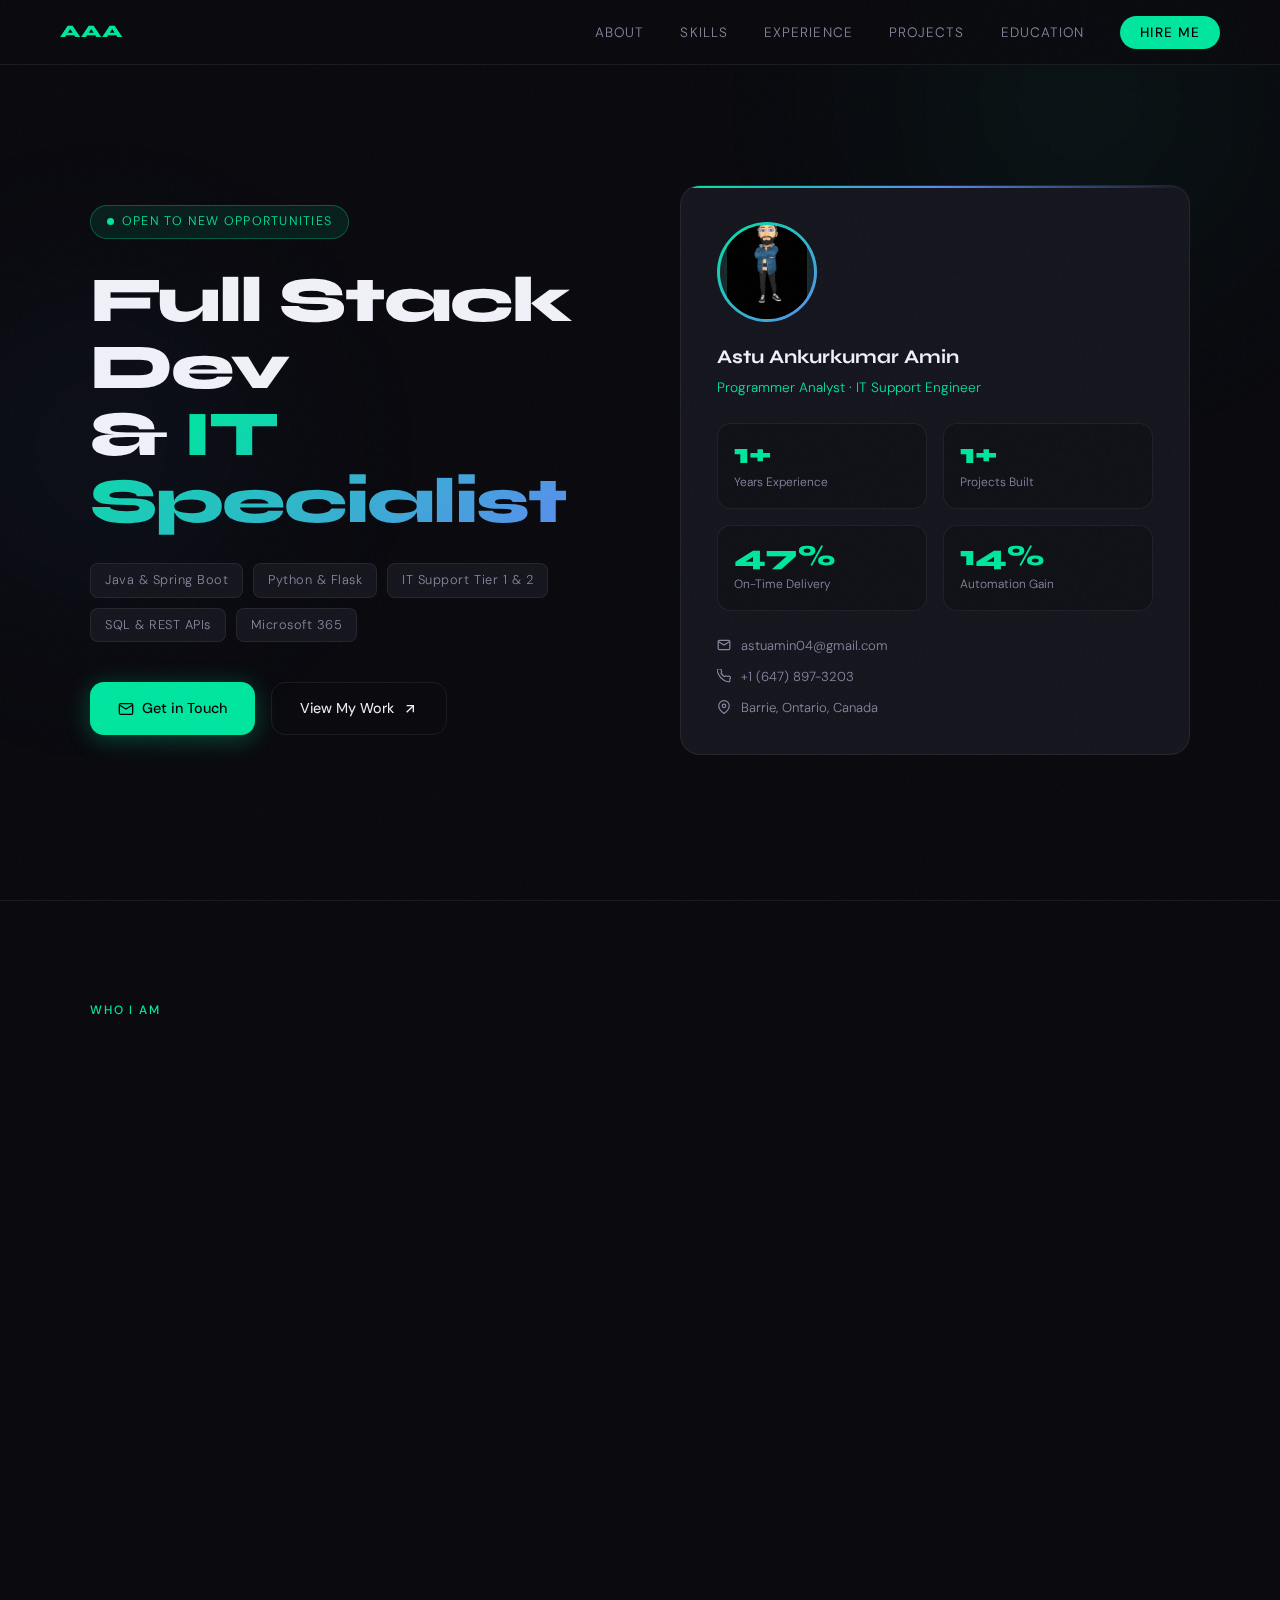
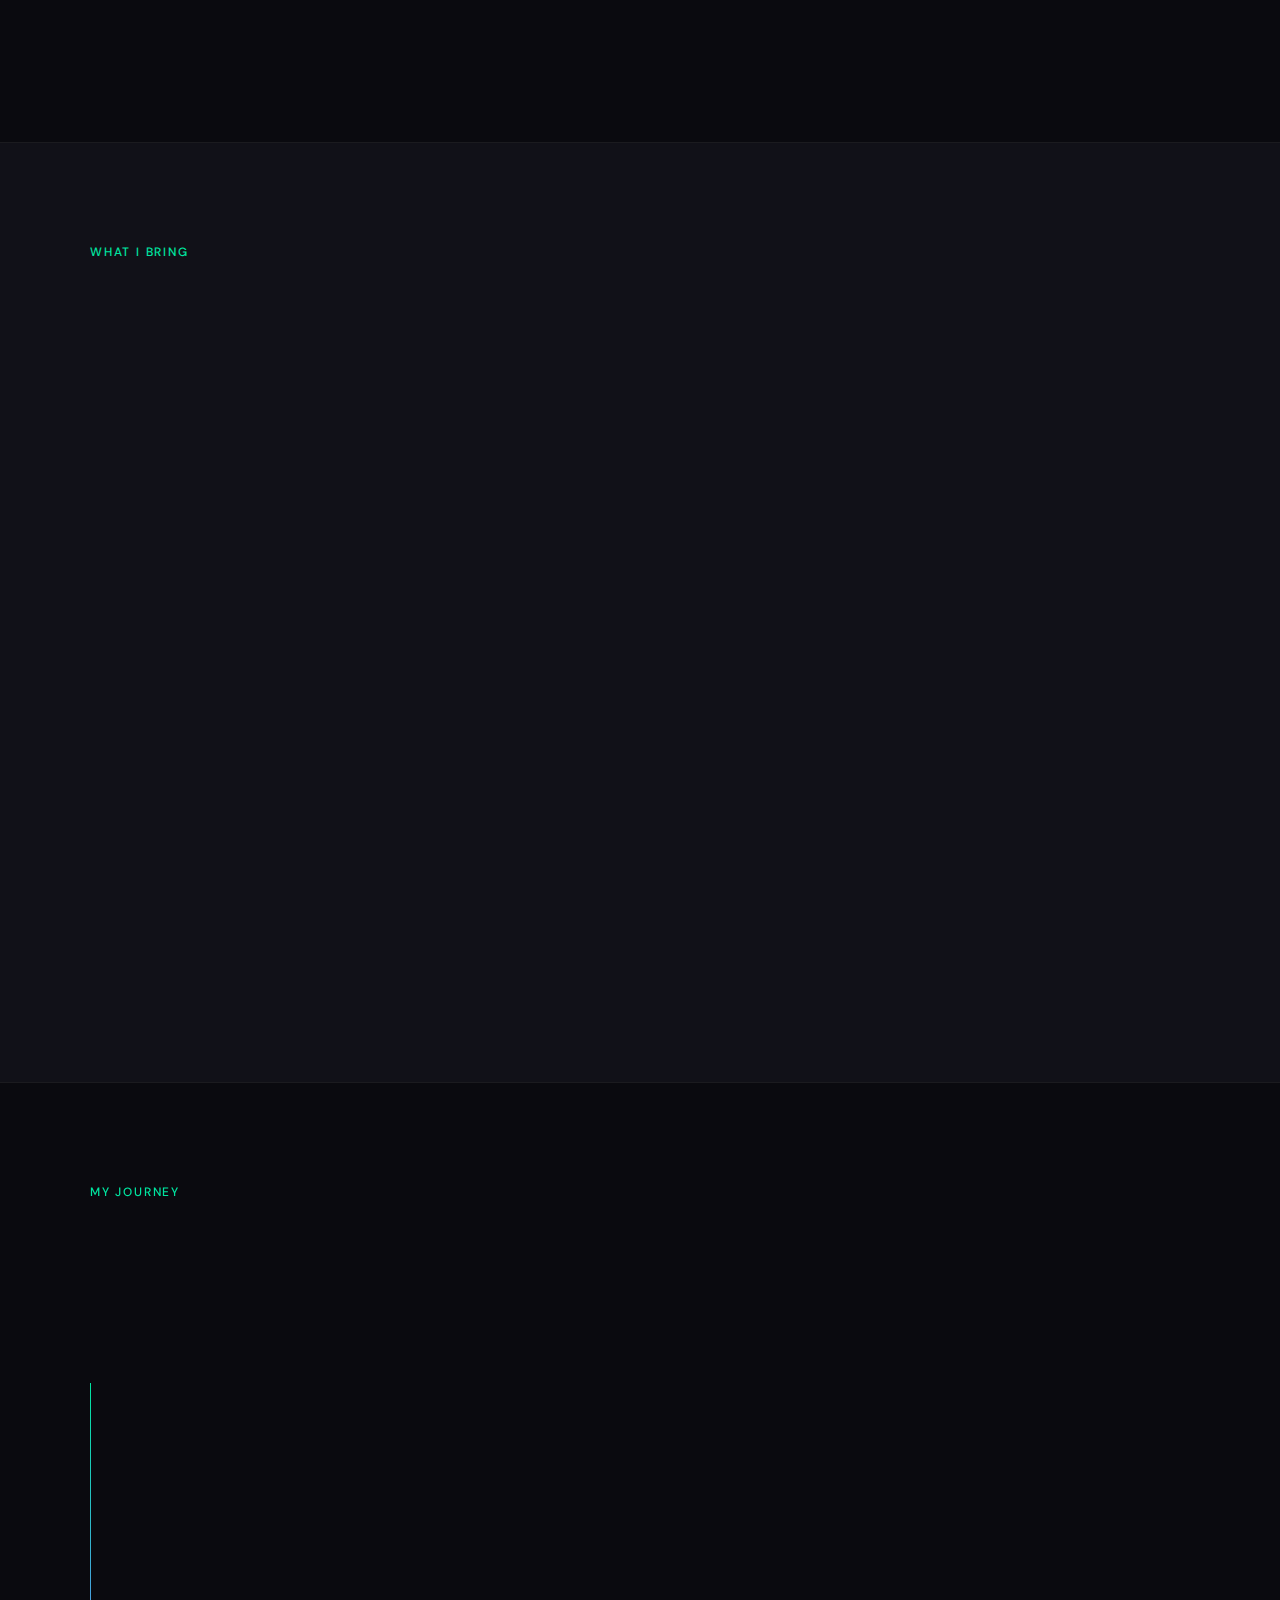
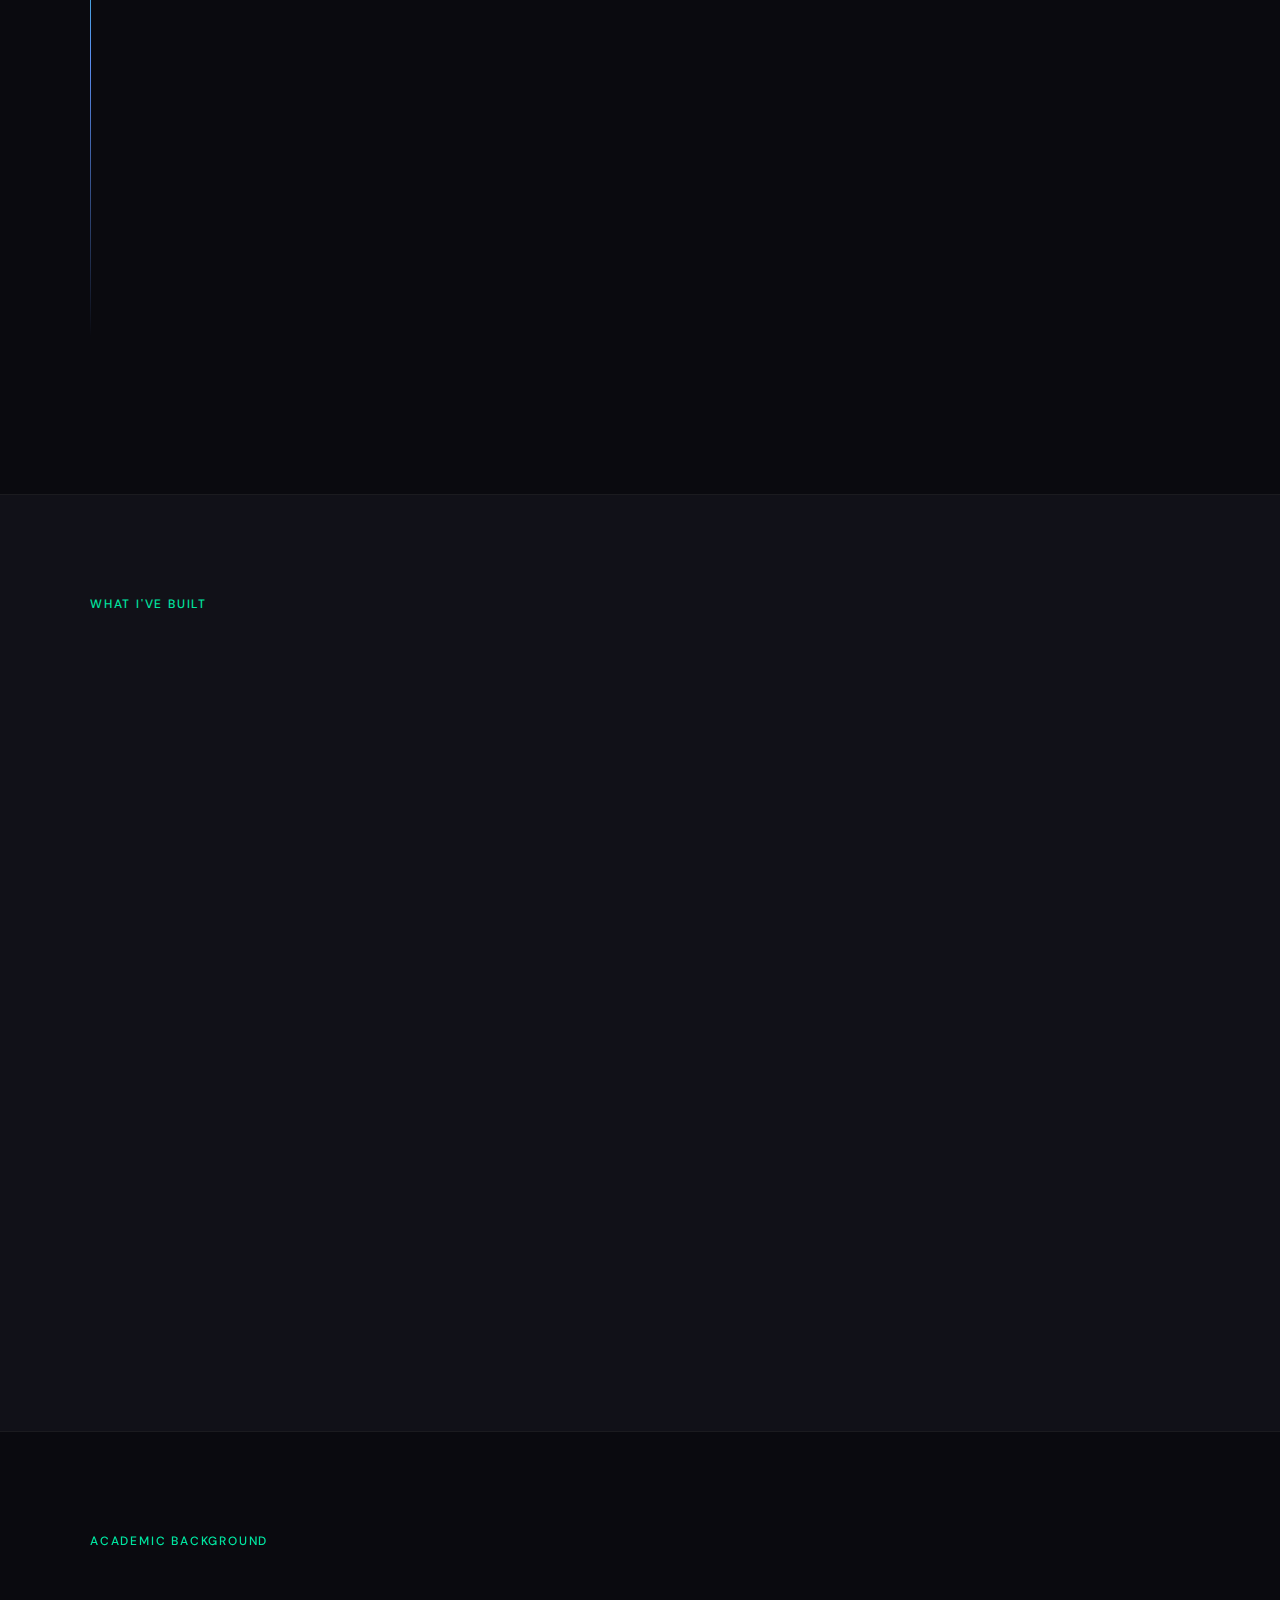
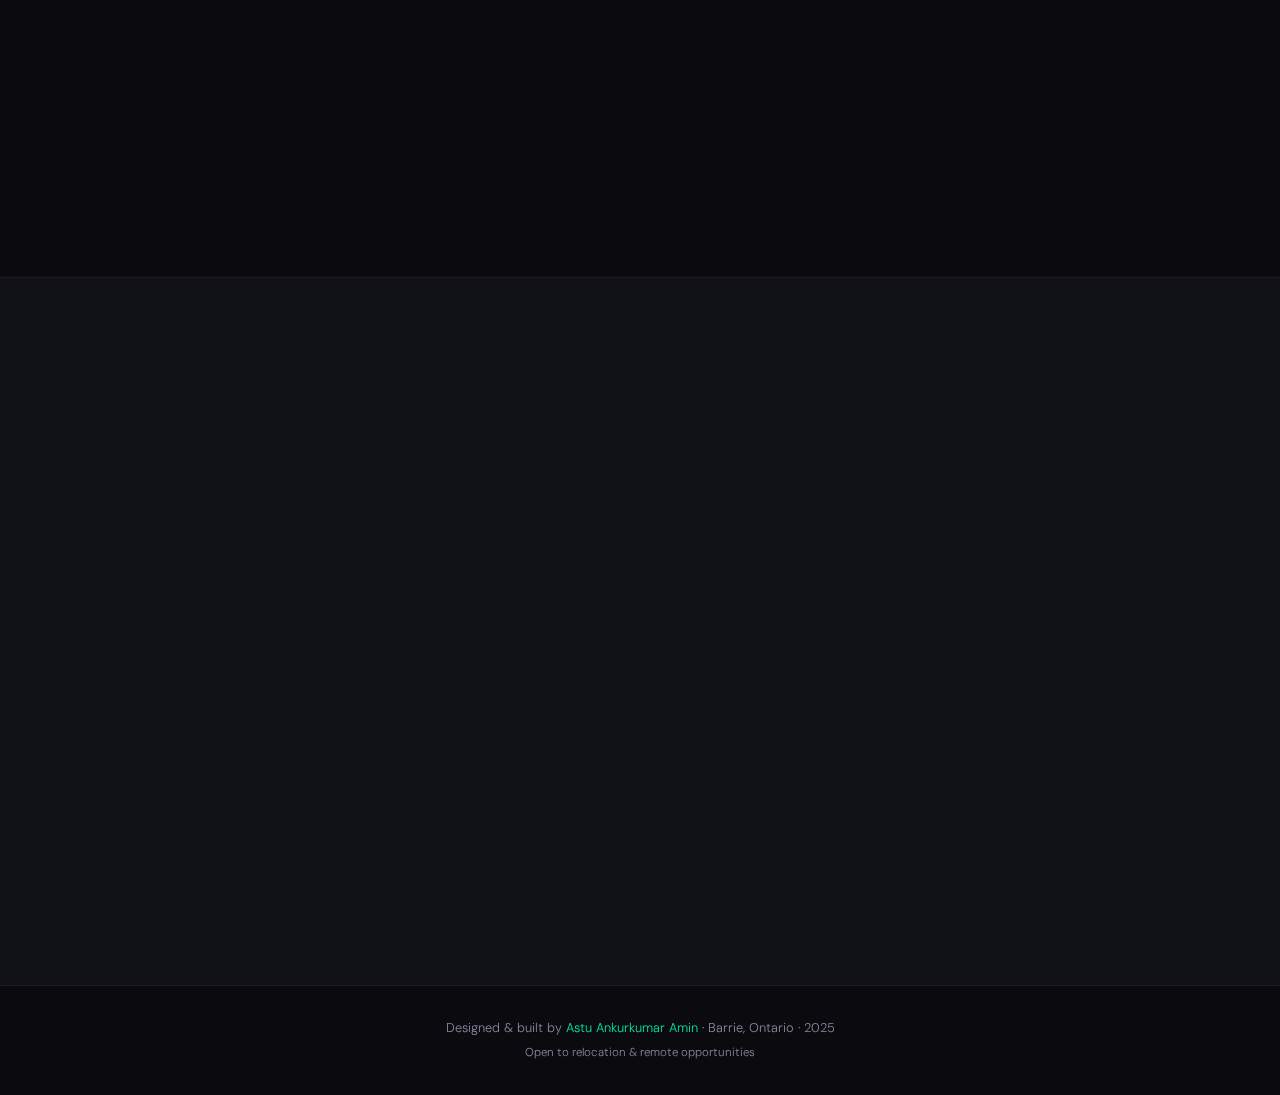
<file: index.html>
<!DOCTYPE html>
<html lang="en">
<head>
  <meta charset="UTF-8" />
  <meta name="viewport" content="width=device-width, initial-scale=1.0" />
  <meta name="description" content="Astu Ankurkumar Amin — Full Stack Developer & IT Support Specialist based in Barrie, Ontario. Java, Python, Spring Boot, Microsoft 365, Active Directory." />
  <meta name="keywords" content="Astu Amin, Full Stack Developer, IT Support Specialist, Java Developer, Python, Spring Boot, Barrie Ontario, Programmer Analyst" />
  <meta property="og:title" content="Astu Ankurkumar Amin — Full Stack Dev & IT Specialist" />
  <meta property="og:description" content="2+ years of hands-on experience in software development and IT operations. Open to new opportunities." />
  <meta property="og:type" content="website" />
  <title>Astu Ankurkumar Amin — IT Support & Full Stack Developer</title>

  <!-- Google Fonts -->
  <link rel="preconnect" href="https://fonts.googleapis.com" />
  <link rel="preconnect" href="https://fonts.gstatic.com" crossorigin />
  <link href="https://fonts.googleapis.com/css2?family=Syne:wght@400;600;700;800&family=DM+Sans:ital,wght@0,300;0,400;0,500;1,300&display=swap" rel="stylesheet" />

  <!-- Main Stylesheet -->
  <link rel="stylesheet" href="css/style.css" />
</head>
<body>

  <!-- AMBIENT GLOW BLOBS -->
  <div class="ambient ambient-1"></div>
  <div class="ambient ambient-2"></div>

  <!-- ===================== NAV ===================== -->
  <nav>
    <a href="#hero" class="nav-logo">AAA</a>
    <ul class="nav-links">
      <li><a href="#about">About</a></li>
      <li><a href="#skills">Skills</a></li>
      <li><a href="#experience">Experience</a></li>
      <li><a href="#projects">Projects</a></li>
      <li><a href="#education">Education</a></li>
      <li><a href="#contact" class="nav-cta">Hire Me</a></li>
    </ul>
    <!-- Mobile hamburger -->
    <div class="hamburger" aria-label="Open menu">
      <span></span><span></span><span></span>
    </div>
  </nav>

  <!-- Mobile Menu -->
  <div class="mobile-menu">
    <a href="#about">About</a>
    <a href="#skills">Skills</a>
    <a href="#experience">Experience</a>
    <a href="#projects">Projects</a>
    <a href="#education">Education</a>
    <a href="#contact">Hire Me →</a>
  </div>

  <!-- ===================== HERO ===================== -->
  <section id="hero">
    <div class="hero-inner">
      <div class="hero-left">
        <div class="hero-badge"><div class="badge-dot"></div> Open to New Opportunities</div>
        <h1>Full Stack Dev<br>& <span>IT Specialist</span></h1>
        <p class="hero-sub">Building robust applications and keeping systems running — I bridge the gap between development and IT operations with 2+ years of hands-on experience.</p>
        <div class="hero-tags">
          <span class="tag">Java & Spring Boot</span>
          <span class="tag">Python & Flask</span>
          <span class="tag">IT Support Tier 1 & 2</span>
          <span class="tag">SQL & REST APIs</span>
          <span class="tag">Microsoft 365</span>
        </div>
        <div class="hero-ctas">
          <a href="mailto:astuamin04@gmail.com" class="btn-primary">
            <svg width="16" height="16" fill="none" stroke="currentColor" stroke-width="2" viewBox="0 0 24 24"><path d="M20 4H4a2 2 0 00-2 2v12a2 2 0 002 2h16a2 2 0 002-2V6a2 2 0 00-2-2z"/><polyline points="22,6 12,12 2,6"/></svg>
            Get in Touch
          </a>
          <a href="#projects" class="btn-secondary">
            View My Work
            <svg width="16" height="16" fill="none" stroke="currentColor" stroke-width="2" viewBox="0 0 24 24"><line x1="7" y1="17" x2="17" y2="7"/><polyline points="7 7 17 7 17 17"/></svg>
          </a>
        </div>
      </div>

      <!-- Profile Card -->
      <div class="hero-card">
        <div class="profile-pic-wrapper">
          <div class="profile-pic-inner">
            <img src="assets/profile.png" alt="Astu Ankurkumar Amin" />
          </div>
        </div>
        <h3>Astu Ankurkumar Amin</h3>
        <div class="role">Programmer Analyst · IT Support Engineer</div>
        <div class="stat-grid">
          <div class="stat-item">
            <div class="stat-num">2+</div>
            <div class="stat-label">Years Experience</div>
          </div>
          <div class="stat-item">
            <div class="stat-num">3+</div>
            <div class="stat-label">Projects Built</div>
          </div>
          <div class="stat-item">
            <div class="stat-num">98%</div>
            <div class="stat-label">On-Time Delivery</div>
          </div>
          <div class="stat-item">
            <div class="stat-num">30%</div>
            <div class="stat-label">Automation Gain</div>
          </div>
        </div>
        <div class="contact-row">
          <div class="contact-item">
            <svg width="14" height="14" fill="none" stroke="currentColor" stroke-width="2" viewBox="0 0 24 24"><path d="M20 4H4a2 2 0 00-2 2v12a2 2 0 002 2h16a2 2 0 002-2V6a2 2 0 00-2-2z"/><polyline points="22,6 12,12 2,6"/></svg>
            <a href="mailto:astuamin04@gmail.com">astuamin04@gmail.com</a>
          </div>
          <div class="contact-item">
            <svg width="14" height="14" fill="none" stroke="currentColor" stroke-width="2" viewBox="0 0 24 24"><path d="M22 16.92v3a2 2 0 01-2.18 2 19.79 19.79 0 01-8.63-3.07A19.5 19.5 0 013.07 9.81a19.79 19.79 0 01-3.07-8.7A2 2 0 012.18 0h3a2 2 0 012 1.72c.127.96.361 1.903.7 2.81a2 2 0 01-.45 2.11L6.91 7.09a16 16 0 006 6l.58-.58a2 2 0 012.11-.45c.907.339 1.85.573 2.81.7A2 2 0 0122 16.92z"/></svg>
            +1 (647) 897-3203
          </div>
          <div class="contact-item">
            <svg width="14" height="14" fill="none" stroke="currentColor" stroke-width="2" viewBox="0 0 24 24"><path d="M21 10c0 7-9 13-9 13s-9-6-9-13a9 9 0 0118 0z"/><circle cx="12" cy="10" r="3"/></svg>
            Barrie, Ontario, Canada
          </div>
        </div>
      </div>
    </div>
  </section>

  <hr class="divider" />

  <!-- ===================== ABOUT ===================== -->
  <section id="about">
    <div class="container">
      <div class="section-label">Who I Am</div>
      <div class="about-grid reveal">
        <div class="about-text">
          <div class="section-title">The Dev Who Keeps<br>Things Running</div>
          <p>I'm a <strong>Computer Programming diploma graduate from Georgian College (2024)</strong> with a genuine passion for both building software and solving the technical problems that real users face every day.</p>
          <p>My background gives me a unique edge: I'm just as comfortable writing a <strong>Spring Boot REST API</strong> or crafting a full-stack web application as I am diagnosing network issues, managing <strong>Active Directory</strong>, or automating repetitive workflows with Python. I've done both — professionally.</p>
          <p>What drives me is the intersection of <strong>technical precision and human impact</strong>. Whether it's a clean backend architecture or a ticket that fixes someone's day, I care about outcomes, not just outputs. I'm currently based in Barrie, Ontario and actively seeking roles in <strong>Programmer Analyst, IT Support Engineer, or Full Stack Development</strong>.</p>
        </div>
        <div class="value-list">
          <div class="value-item">
            <div class="value-icon">⚡</div>
            <div>
              <h4>Fast Learner</h4>
              <p>Picked up Android development, REST APIs, and full-stack frameworks during academic projects without prior exposure.</p>
            </div>
          </div>
          <div class="value-item">
            <div class="value-icon">🔧</div>
            <div>
              <h4>Full-Spectrum Technical Range</h4>
              <p>From writing Python automation scripts to configuring VPN and managing Microsoft 365 — few candidates bridge both worlds.</p>
            </div>
          </div>
          <div class="value-item">
            <div class="value-icon">📚</div>
            <div>
              <h4>Documentation-First Mindset</h4>
              <p>I create clear user guides and knowledge bases that reduce repeat tickets and train teams effectively.</p>
            </div>
          </div>
          <div class="value-item">
            <div class="value-icon">🌍</div>
            <div>
              <h4>International & Adaptable</h4>
              <p>Relocated from India and thrived in a Canadian academic and professional environment — I adapt fast.</p>
            </div>
          </div>
        </div>
      </div>
    </div>
  </section>

  <hr class="divider" />

  <!-- ===================== SKILLS ===================== -->
  <section id="skills">
    <div class="container">
      <div class="section-label">What I Bring</div>
      <div class="section-title reveal">Technical Skill Set</div>
      <p class="section-sub reveal">Hands-on experience across the full software development lifecycle and IT operations stack.</p>
      <div class="skills-grid">
        <div class="skill-card dev reveal">
          <div class="skill-icon">💻</div>
          <h3>Languages & Frameworks</h3>
          <div class="skill-pills">
            <span class="pill accent">Java</span>
            <span class="pill accent">Python</span>
            <span class="pill accent">JavaScript</span>
            <span class="pill">Spring Boot</span>
            <span class="pill">Spring Framework</span>
            <span class="pill">Flask</span>
            <span class="pill">HTML & CSS</span>
            <span class="pill">REST APIs</span>
            <span class="pill">JSON</span>
          </div>
        </div>
        <div class="skill-card it reveal">
          <div class="skill-icon">🖥️</div>
          <h3>IT Support & Systems</h3>
          <div class="skill-pills">
            <span class="pill accent">Active Directory</span>
            <span class="pill accent">Microsoft 365</span>
            <span class="pill">Windows Admin</span>
            <span class="pill">macOS Config</span>
            <span class="pill">LAN / VPN</span>
            <span class="pill">Tier 1 & 2 Support</span>
            <span class="pill">System Deployment</span>
            <span class="pill">Documentation</span>
          </div>
        </div>
        <div class="skill-card tools reveal">
          <div class="skill-icon">🛠️</div>
          <h3>Databases & Tools</h3>
          <div class="skill-pills">
            <span class="pill accent">MySQL</span>
            <span class="pill accent">SQL Server</span>
            <span class="pill">Git / GitHub</span>
            <span class="pill">Postman</span>
            <span class="pill">IntelliJ IDEA</span>
            <span class="pill">VS Code</span>
            <span class="pill">Eclipse</span>
            <span class="pill">PyCharm</span>
          </div>
        </div>
      </div>
      <div class="soft-grid reveal">
        <div class="soft-item">
          <div class="icon">🧩</div>
          <h4>Problem Solving</h4>
          <p>Analytical approach to both code bugs and IT incidents</p>
        </div>
        <div class="soft-item">
          <div class="icon">🤝</div>
          <h4>Team Collaboration</h4>
          <p>Cross-functional teamwork in fast-paced environments</p>
        </div>
        <div class="soft-item">
          <div class="icon">💬</div>
          <h4>Communication</h4>
          <p>Translating technical issues for non-technical users</p>
        </div>
        <div class="soft-item">
          <div class="icon">⏱️</div>
          <h4>Time Management</h4>
          <p>98% on-time performance maintained under pressure</p>
        </div>
        <div class="soft-item">
          <div class="icon">🔄</div>
          <h4>Adaptability</h4>
          <p>Quickly pivots across technical environments</p>
        </div>
      </div>
    </div>
  </section>

  <hr class="divider" />

  <!-- ===================== EXPERIENCE ===================== -->
  <section id="experience">
    <div class="container">
      <div class="section-label">My Journey</div>
      <div class="section-title reveal">Work Experience</div>
      <p class="section-sub reveal">Real-world impact across delivery operations and enterprise IT support.</p>
      <div class="timeline">

        <div class="timeline-item reveal">
          <div class="timeline-dot"></div>
          <div class="timeline-header">
            <div>
              <div class="timeline-company">FedEx — Barrie, ON</div>
              <div class="timeline-title">Courier & Digital Operations</div>
            </div>
            <div class="timeline-date">Nov 2024 – Present</div>
          </div>
          <div class="timeline-body">
            <ul>
              <li>Maintain <strong>98% on-time delivery accuracy</strong> utilizing digital routing and scanning systems, demonstrating precision and reliability under pressure.</li>
              <li>Troubleshoot <strong>scanner connectivity and software issues in real time</strong>, applying IT problem-solving skills in a high-throughput environment.</li>
              <li>Collaborate with cross-functional teams to improve workflow efficiency and accuracy of digital data reporting.</li>
            </ul>
          </div>
        </div>

        <div class="timeline-item reveal">
          <div class="timeline-dot"></div>
          <div class="timeline-header">
            <div>
              <div class="timeline-company">Yapha Graphic — Gujarat, India</div>
              <div class="timeline-title">IT Support Specialist</div>
            </div>
            <div class="timeline-date">Jan 2021 – Dec 2022</div>
          </div>
          <div class="timeline-body">
            <ul>
              <li>Delivered <strong>Tier 1 & Tier 2 technical support</strong> for hardware, software, and network issues across multiple sites, resolving incidents efficiently.</li>
              <li>Managed <strong>Microsoft 365 accounts, Active Directory permissions</strong>, group policies, password resets, and enterprise system deployments.</li>
              <li>Administered Windows and macOS environments; diagnosed and resolved <strong>LAN and VPN connectivity issues</strong>.</li>
              <li>Wrote <strong>Python automation scripts</strong> that reduced repetitive data entry tasks by 30%, directly increasing team productivity.</li>
              <li>Produced comprehensive <strong>technical documentation and user training guides</strong> that measurably reduced the volume of repeat support tickets.</li>
            </ul>
          </div>
        </div>

      </div>
    </div>
  </section>

  <hr class="divider" />

  <!-- ===================== PROJECTS ===================== -->
  <section id="projects">
    <div class="container">
      <div class="section-label">What I've Built</div>
      <div class="section-title reveal">Projects</div>
      <p class="section-sub reveal">Academic and personal projects showcasing full-stack development, mobile engineering, and database design.</p>
      <div class="projects-grid">

        <div class="project-card reveal">
          <div class="project-emoji">🍔</div>
          <h3>Food Delivery Mobile App</h3>
          <p>A fully functional Android application with real-time GPS tracking, live order status updates, and a secure payments module. Designed to give users a seamless delivery experience from order to doorstep.</p>
          <div class="project-tech">
            <span class="tech-tag">Java</span>
            <span class="tech-tag">Android SDK</span>
            <span class="tech-tag">GPS APIs</span>
            <span class="tech-tag">REST API</span>
          </div>
          <div class="project-highlight">📈 20% improvement in order processing efficiency through backend optimization</div>
        </div>

        <div class="project-card reveal">
          <div class="project-emoji">📦</div>
          <h3>Inventory Management System</h3>
          <p>A full-stack web solution for real-time inventory tracking, automated report generation, and data analytics. Supports multiple user roles with secure authentication and visual dashboards for business insights.</p>
          <div class="project-tech">
            <span class="tech-tag">Python</span>
            <span class="tech-tag">SQL</span>
            <span class="tech-tag">JavaScript</span>
            <span class="tech-tag">HTML/CSS</span>
          </div>
          <div class="project-highlight">🔐 Role-based auth + data visualization dashboards</div>
        </div>

        <div class="project-card reveal">
          <div class="project-emoji">🗄️</div>
          <h3>Business Database Management System</h3>
          <p>Designed and implemented a normalized relational database for a mock business client as a capstone project at Georgian College. Focused on data integrity, complex query optimization, and business reporting.</p>
          <div class="project-tech">
            <span class="tech-tag">SQL Server</span>
            <span class="tech-tag">Database Design</span>
            <span class="tech-tag">Normalization</span>
          </div>
          <div class="project-highlight">✅ Queries, reports & views improving data access efficiency</div>
        </div>

      </div>
    </div>
  </section>

  <hr class="divider" />

  <!-- ===================== EDUCATION ===================== -->
  <section id="education">
    <div class="container">
      <div class="section-label">Academic Background</div>
      <div class="section-title reveal">Education</div>
      <div class="edu-grid reveal">
        <div class="edu-card">
          <div class="edu-icon">🎓</div>
          <div>
            <h3>Computer Programming Diploma</h3>
            <div class="edu-school">Georgian College — Barrie Campus</div>
            <div class="edu-year">January 2023 – August 2024</div>
          </div>
        </div>
        <div class="edu-card">
          <div class="edu-icon">🏫</div>
          <div>
            <h3>Grade 12 — Science Stream</h3>
            <div class="edu-school">H.M. Patel School — Dharmaj, Gujarat, India</div>
            <div class="edu-year">2020 – 2021</div>
          </div>
        </div>
      </div>
    </div>
  </section>

  <hr class="divider" />

  <!-- ===================== CONTACT ===================== -->
  <section id="contact">
    <div class="container">
      <div class="cta-box reveal">
        <div class="section-label" style="text-align:center">Let's Work Together</div>
        <div class="section-title" style="font-size:2.2rem">Ready to Add Value<br>to Your Team</div>
        <p>I'm actively seeking roles in Full Stack Development, IT Support Engineering, or Programmer Analyst positions. I bring both the technical depth and the communication skills to hit the ground running.</p>
        <div class="cta-contacts">
          <a href="mailto:astuamin04@gmail.com" class="cta-contact-item">
            <svg width="16" height="16" fill="none" stroke="currentColor" stroke-width="2" viewBox="0 0 24 24"><path d="M20 4H4a2 2 0 00-2 2v12a2 2 0 002 2h16a2 2 0 002-2V6a2 2 0 00-2-2z"/><polyline points="22,6 12,12 2,6"/></svg>
            astuamin04@gmail.com
          </a>
          <a href="tel:+16478973203" class="cta-contact-item">
            <svg width="16" height="16" fill="none" stroke="currentColor" stroke-width="2" viewBox="0 0 24 24"><path d="M22 16.92v3a2 2 0 01-2.18 2 19.79 19.79 0 01-8.63-3.07A19.5 19.5 0 013.07 9.81a19.79 19.79 0 01-3.07-8.7A2 2 0 012.18 0h3a2 2 0 012 1.72c.127.96.361 1.903.7 2.81a2 2 0 01-.45 2.11L6.91 7.09a16 16 0 006 6l.58-.58a2 2 0 012.11-.45c.907.339 1.85.573 2.81.7A2 2 0 0122 16.92z"/></svg>
            +1 (647) 897-3203
          </a>
          <a href="https://www.linkedin.com/in/astu-amin" class="cta-contact-item" target="_blank" rel="noopener">
            <svg width="16" height="16" fill="currentColor" viewBox="0 0 24 24"><path d="M16 8a6 6 0 016 6v7h-4v-7a2 2 0 00-2-2 2 2 0 00-2 2v7h-4v-7a6 6 0 016-6zM2 9h4v12H2z"/><circle cx="4" cy="4" r="2"/></svg>
            LinkedIn Profile
          </a>
        </div>
      </div>
    </div>
  </section>

  <!-- ===================== FOOTER ===================== -->
  <footer>
    <p>Designed & built by <span>Astu Ankurkumar Amin</span> · Barrie, Ontario · 2025</p>
    <p style="margin-top:6px;font-size:0.72rem;">Open to relocation & remote opportunities</p>
  </footer>

  <!-- Main JS -->
  <script src="js/main.js"></script>
</body>
</html>
</file>
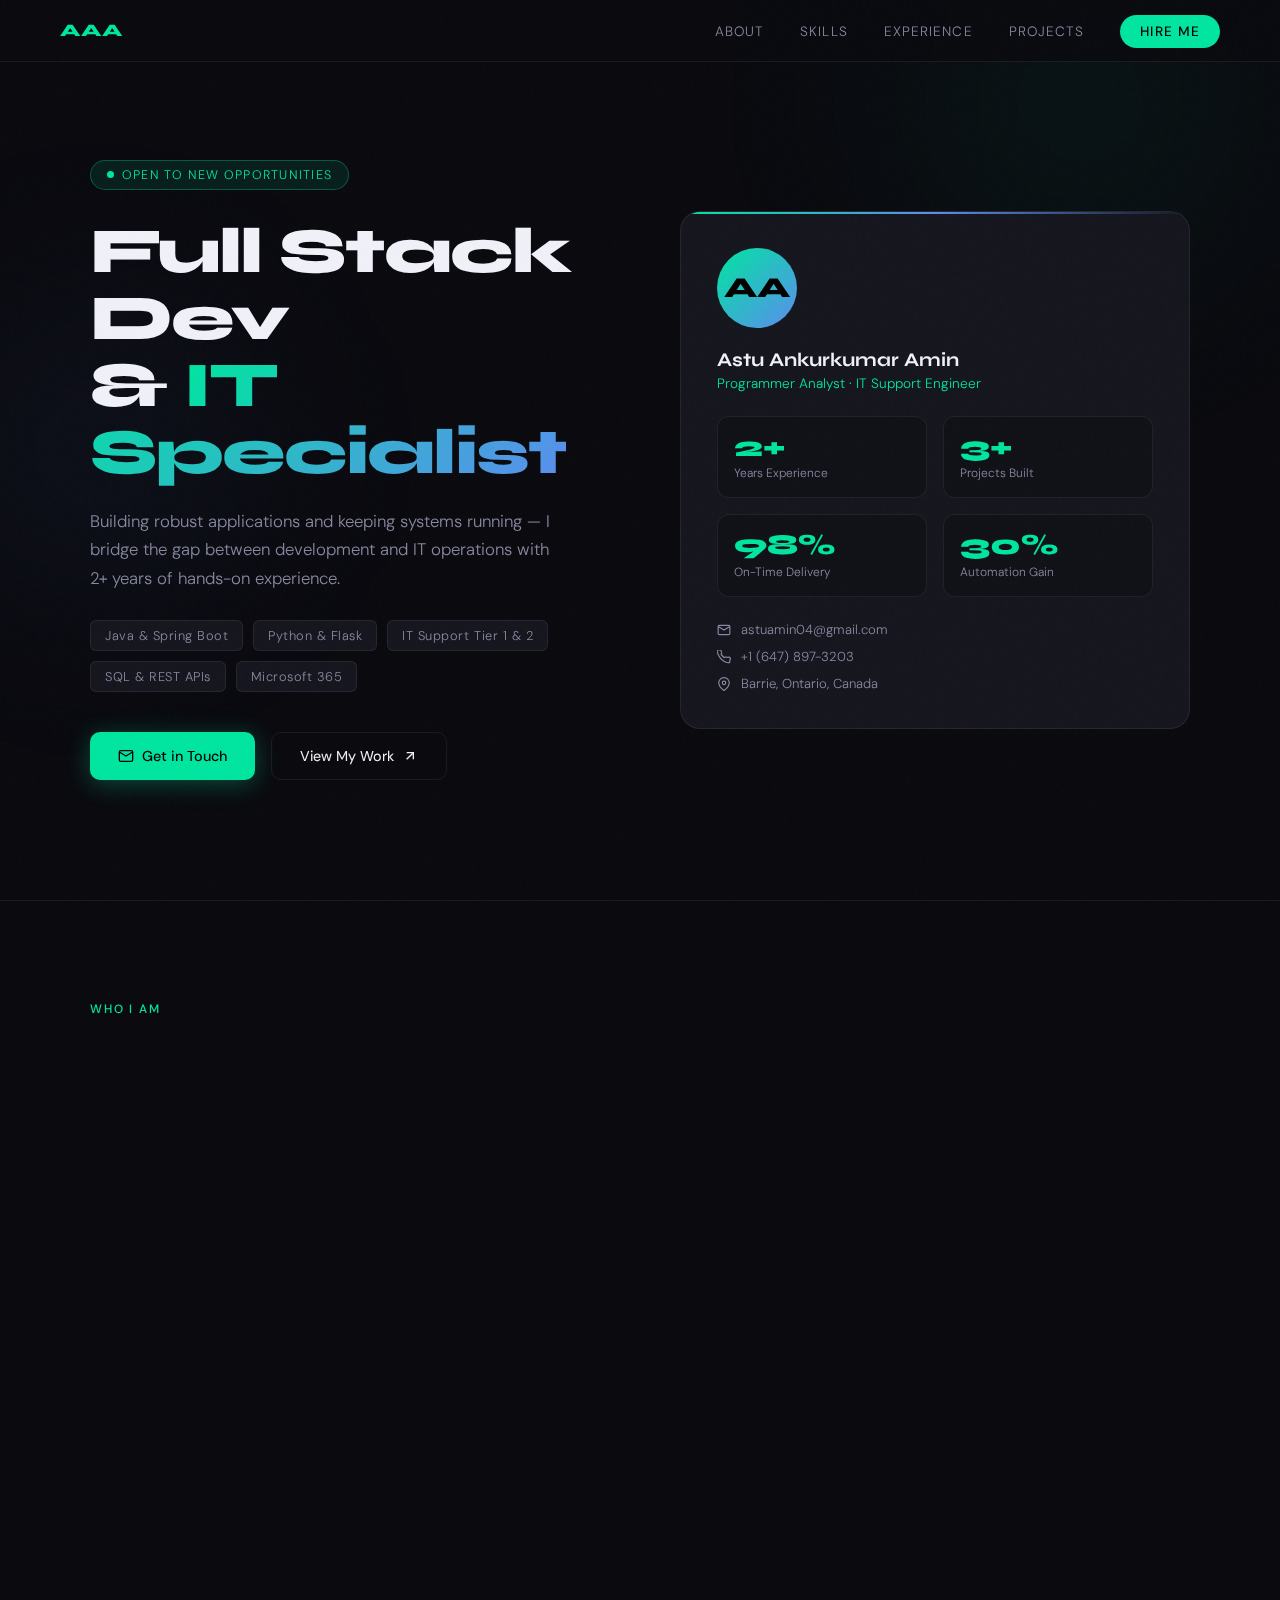
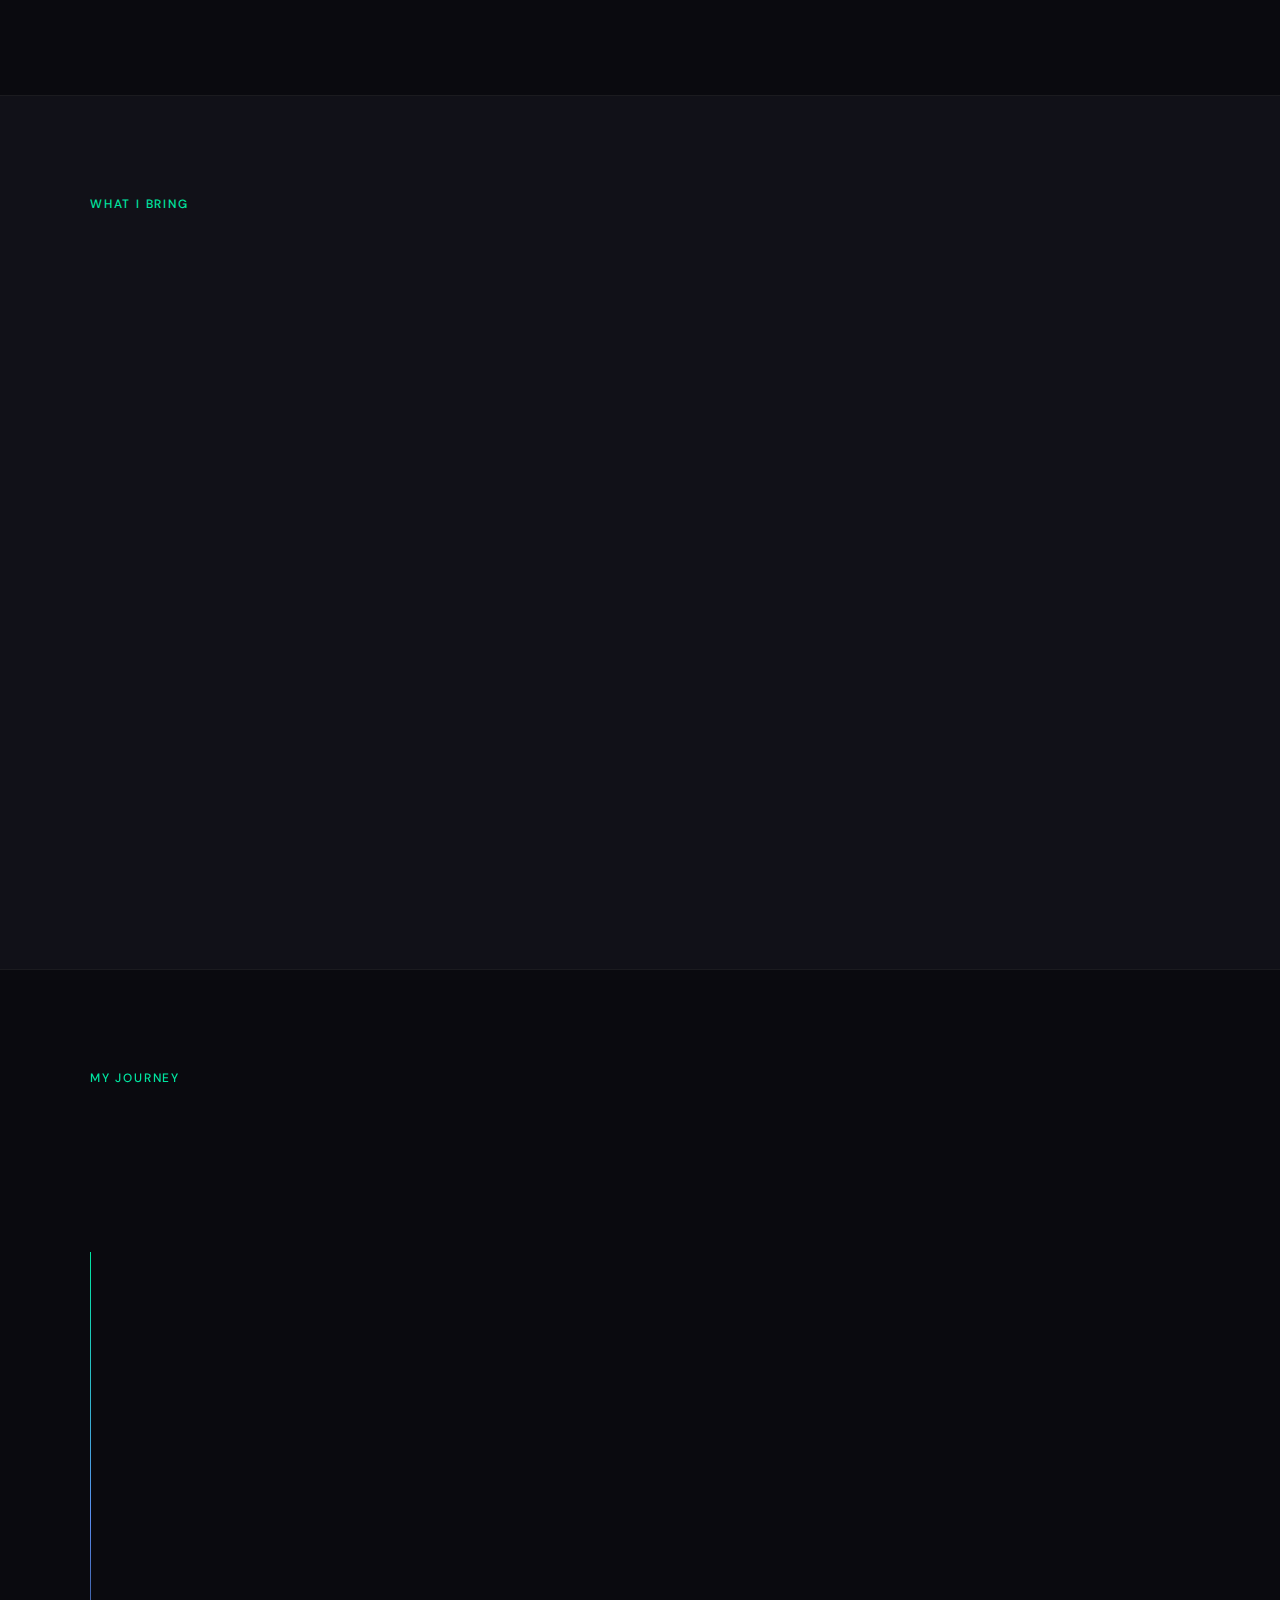
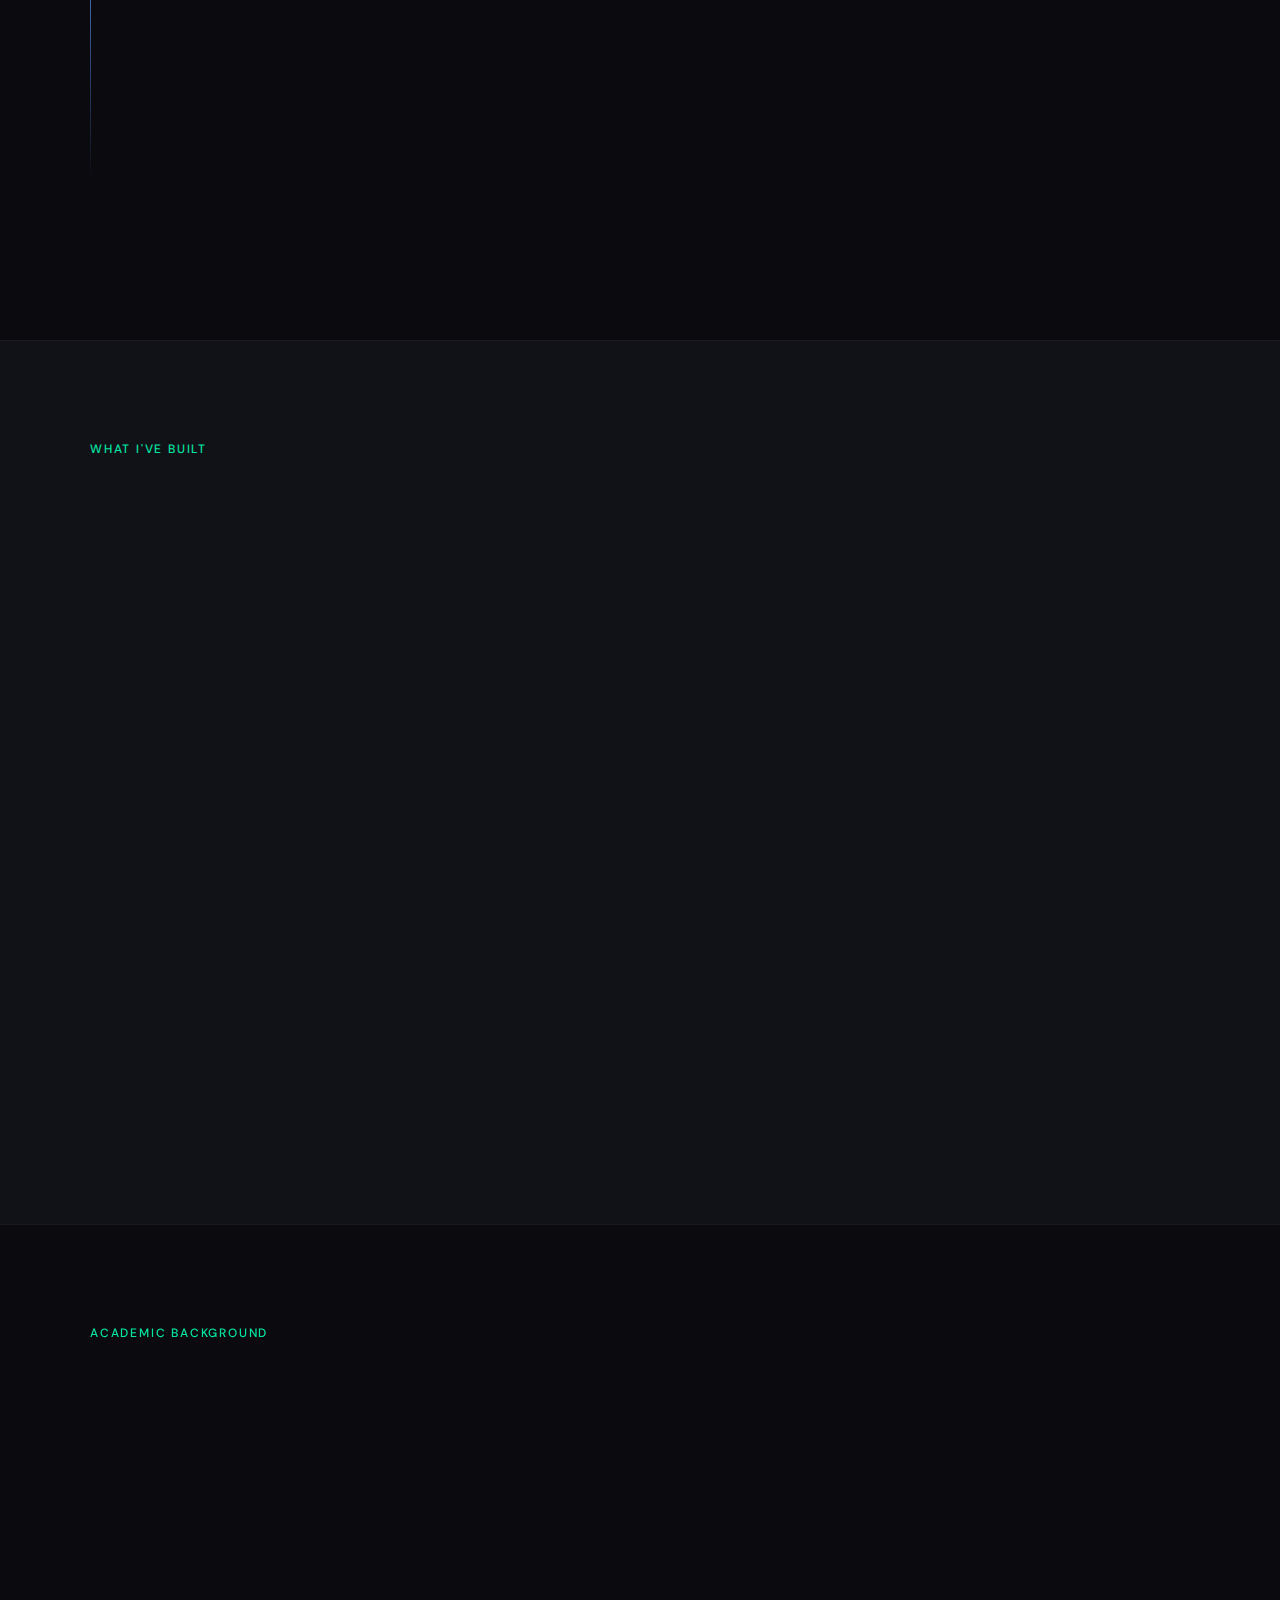
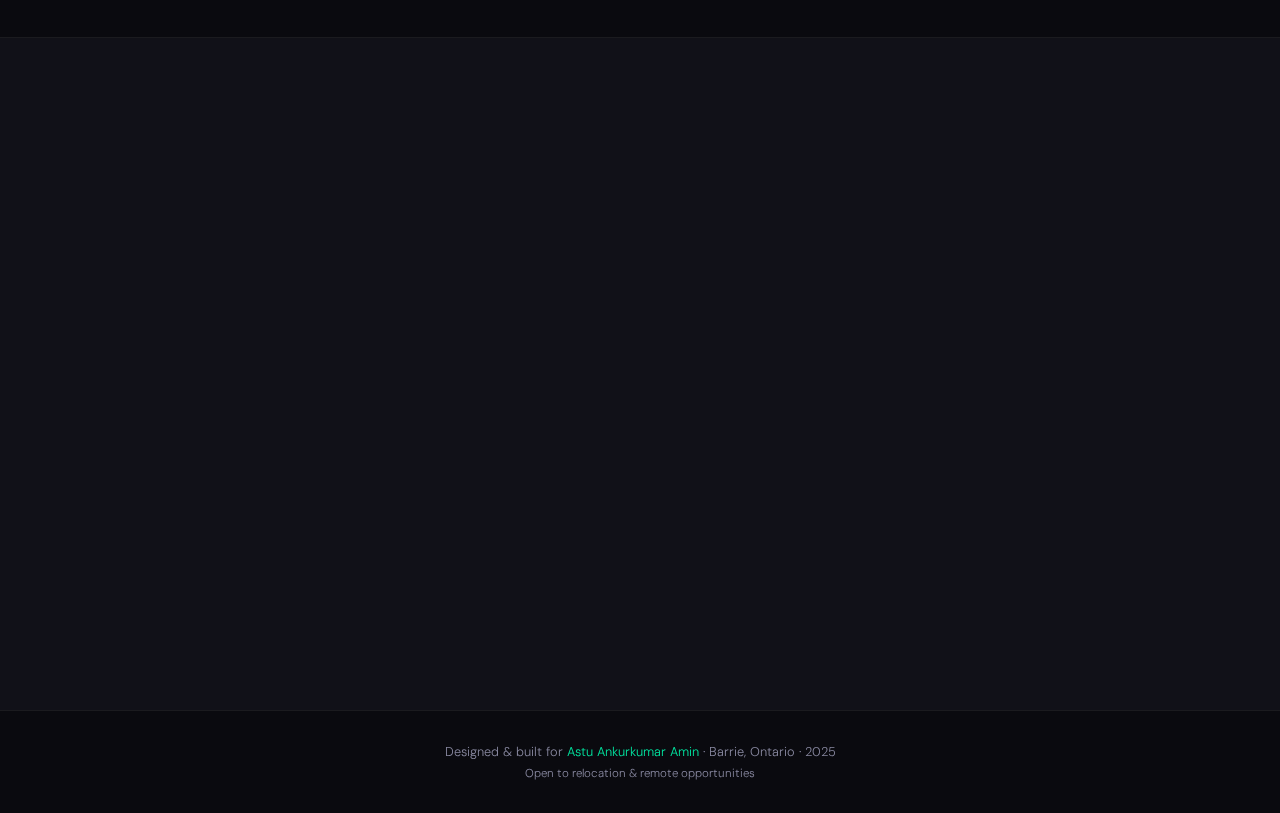
<file: astu-amin-portfolio.html>
<!DOCTYPE html>
<html lang="en">
<head>
<meta charset="UTF-8">
<meta name="viewport" content="width=device-width, initial-scale=1.0">
<title>Astu Ankurkumar Amin — IT Support & Full Stack Developer</title>
<link href="https://fonts.googleapis.com/css2?family=Syne:wght@400;600;700;800&family=DM+Sans:ital,wght@0,300;0,400;0,500;1,300&display=swap" rel="stylesheet">
<style>
  :root {
    --bg: #0a0a0f;
    --surface: #111118;
    --card: #16161f;
    --border: rgba(255,255,255,0.07);
    --accent: #00e5a0;
    --accent2: #5b8def;
    --accent3: #ff6b6b;
    --text: #f0f0f8;
    --muted: #8888a0;
    --glow: 0 0 40px rgba(0,229,160,0.15);
  }

  * { margin: 0; padding: 0; box-sizing: border-box; }

  html { scroll-behavior: smooth; }

  body {
    background: var(--bg);
    color: var(--text);
    font-family: 'DM Sans', sans-serif;
    font-weight: 300;
    overflow-x: hidden;
  }

  /* --- NOISE TEXTURE OVERLAY --- */
  body::before {
    content: '';
    position: fixed;
    inset: 0;
    background-image: url("data:image/svg+xml,%3Csvg viewBox='0 0 256 256' xmlns='http://www.w3.org/2000/svg'%3E%3Cfilter id='noise'%3E%3CfeTurbulence type='fractalNoise' baseFrequency='0.9' numOctaves='4' stitchTiles='stitch'/%3E%3C/filter%3E%3Crect width='100%25' height='100%25' filter='url(%23noise)' opacity='0.03'/%3E%3C/svg%3E");
    pointer-events: none;
    z-index: 1000;
    opacity: 0.4;
  }

  /* --- AMBIENT GLOW BLOBS --- */
  .ambient {
    position: fixed;
    border-radius: 50%;
    filter: blur(80px);
    pointer-events: none;
    z-index: 0;
  }
  .ambient-1 {
    width: 600px; height: 600px;
    background: radial-gradient(circle, rgba(0,229,160,0.06) 0%, transparent 70%);
    top: -200px; right: -100px;
    animation: drift 12s ease-in-out infinite alternate;
  }
  .ambient-2 {
    width: 500px; height: 500px;
    background: radial-gradient(circle, rgba(91,141,239,0.07) 0%, transparent 70%);
    bottom: 200px; left: -150px;
    animation: drift 15s ease-in-out infinite alternate-reverse;
  }
  @keyframes drift {
    from { transform: translate(0, 0); }
    to { transform: translate(40px, 30px); }
  }

  /* --- NAV --- */
  nav {
    position: fixed;
    top: 0; left: 0; right: 0;
    z-index: 100;
    display: flex;
    align-items: center;
    justify-content: space-between;
    padding: 20px 60px;
    background: rgba(10,10,15,0.8);
    backdrop-filter: blur(20px);
    border-bottom: 1px solid var(--border);
  }
  .nav-logo {
    font-family: 'Syne', sans-serif;
    font-weight: 800;
    font-size: 1.1rem;
    letter-spacing: 0.05em;
    color: var(--accent);
  }
  .nav-links {
    display: flex;
    gap: 36px;
    list-style: none;
  }
  .nav-links a {
    text-decoration: none;
    color: var(--muted);
    font-size: 0.85rem;
    letter-spacing: 0.08em;
    text-transform: uppercase;
    transition: color 0.2s;
  }
  .nav-links a:hover { color: var(--text); }
  .nav-cta {
    background: var(--accent);
    color: #000 !important;
    padding: 8px 20px;
    border-radius: 100px;
    font-weight: 500 !important;
    transition: all 0.2s !important;
  }
  .nav-cta:hover { transform: scale(1.05); box-shadow: 0 0 20px rgba(0,229,160,0.4); }

  /* --- HERO --- */
  .hero {
    min-height: 100vh;
    display: flex;
    align-items: center;
    padding: 120px 60px 80px;
    position: relative;
    z-index: 1;
  }
  .hero-inner {
    max-width: 1100px;
    margin: 0 auto;
    width: 100%;
    display: grid;
    grid-template-columns: 1fr 1fr;
    gap: 80px;
    align-items: center;
  }
  .hero-badge {
    display: inline-flex;
    align-items: center;
    gap: 8px;
    background: rgba(0,229,160,0.1);
    border: 1px solid rgba(0,229,160,0.3);
    border-radius: 100px;
    padding: 6px 16px;
    font-size: 0.78rem;
    letter-spacing: 0.1em;
    text-transform: uppercase;
    color: var(--accent);
    margin-bottom: 28px;
    animation: fadeUp 0.8s ease both;
  }
  .badge-dot {
    width: 7px; height: 7px;
    background: var(--accent);
    border-radius: 50%;
    animation: pulse 2s ease-in-out infinite;
  }
  @keyframes pulse {
    0%, 100% { opacity: 1; transform: scale(1); }
    50% { opacity: 0.5; transform: scale(0.8); }
  }
  h1 {
    font-family: 'Syne', sans-serif;
    font-weight: 800;
    font-size: clamp(2.8rem, 5vw, 4.2rem);
    line-height: 1.05;
    letter-spacing: -0.03em;
    animation: fadeUp 0.8s 0.1s ease both;
  }
  h1 span {
    background: linear-gradient(135deg, var(--accent), var(--accent2));
    -webkit-background-clip: text;
    -webkit-text-fill-color: transparent;
    background-clip: text;
  }
  .hero-sub {
    margin-top: 20px;
    font-size: 1.05rem;
    color: var(--muted);
    line-height: 1.7;
    max-width: 480px;
    animation: fadeUp 0.8s 0.2s ease both;
  }
  .hero-tags {
    display: flex;
    flex-wrap: wrap;
    gap: 10px;
    margin-top: 28px;
    animation: fadeUp 0.8s 0.3s ease both;
  }
  .tag {
    background: var(--card);
    border: 1px solid var(--border);
    border-radius: 6px;
    padding: 6px 14px;
    font-size: 0.8rem;
    color: var(--muted);
    letter-spacing: 0.04em;
  }
  .hero-ctas {
    display: flex;
    gap: 16px;
    margin-top: 40px;
    animation: fadeUp 0.8s 0.4s ease both;
  }
  .btn-primary {
    display: inline-flex;
    align-items: center;
    gap: 8px;
    background: var(--accent);
    color: #000;
    text-decoration: none;
    padding: 14px 28px;
    border-radius: 10px;
    font-weight: 500;
    font-size: 0.9rem;
    transition: all 0.2s;
    box-shadow: 0 4px 24px rgba(0,229,160,0.3);
  }
  .btn-primary:hover { transform: translateY(-2px); box-shadow: 0 8px 32px rgba(0,229,160,0.4); }
  .btn-secondary {
    display: inline-flex;
    align-items: center;
    gap: 8px;
    background: transparent;
    color: var(--text);
    text-decoration: none;
    padding: 14px 28px;
    border-radius: 10px;
    font-weight: 400;
    font-size: 0.9rem;
    border: 1px solid var(--border);
    transition: all 0.2s;
  }
  .btn-secondary:hover { border-color: rgba(255,255,255,0.2); background: var(--card); }

  /* Hero right — stats card */
  .hero-card {
    background: var(--card);
    border: 1px solid var(--border);
    border-radius: 20px;
    padding: 36px;
    position: relative;
    overflow: hidden;
    animation: fadeUp 0.8s 0.3s ease both;
  }
  .hero-card::before {
    content: '';
    position: absolute;
    top: 0; left: 0; right: 0;
    height: 2px;
    background: linear-gradient(90deg, var(--accent), var(--accent2), transparent);
  }
  .avatar-ring {
    width: 80px; height: 80px;
    border-radius: 50%;
    background: linear-gradient(135deg, var(--accent), var(--accent2));
    display: flex;
    align-items: center;
    justify-content: center;
    font-family: 'Syne', sans-serif;
    font-weight: 800;
    font-size: 1.8rem;
    color: #000;
    margin-bottom: 20px;
  }
  .hero-card h3 {
    font-family: 'Syne', sans-serif;
    font-size: 1.2rem;
    font-weight: 700;
    margin-bottom: 4px;
  }
  .hero-card .role {
    font-size: 0.85rem;
    color: var(--accent);
    margin-bottom: 24px;
  }
  .stat-grid {
    display: grid;
    grid-template-columns: 1fr 1fr;
    gap: 16px;
    margin-bottom: 24px;
  }
  .stat-item {
    background: var(--surface);
    border-radius: 12px;
    padding: 16px;
    border: 1px solid var(--border);
  }
  .stat-num {
    font-family: 'Syne', sans-serif;
    font-size: 1.8rem;
    font-weight: 800;
    color: var(--accent);
    line-height: 1;
  }
  .stat-label {
    font-size: 0.75rem;
    color: var(--muted);
    margin-top: 4px;
  }
  .contact-row {
    display: flex;
    flex-direction: column;
    gap: 10px;
  }
  .contact-item {
    display: flex;
    align-items: center;
    gap: 10px;
    font-size: 0.82rem;
    color: var(--muted);
  }
  .contact-item svg { flex-shrink: 0; }
  .contact-item a { color: var(--muted); text-decoration: none; }
  .contact-item a:hover { color: var(--accent); }

  @keyframes fadeUp {
    from { opacity: 0; transform: translateY(24px); }
    to { opacity: 1; transform: translateY(0); }
  }

  /* --- SECTIONS --- */
  section {
    position: relative;
    z-index: 1;
    padding: 100px 60px;
  }
  .container {
    max-width: 1100px;
    margin: 0 auto;
  }
  .section-label {
    font-size: 0.75rem;
    letter-spacing: 0.15em;
    text-transform: uppercase;
    color: var(--accent);
    margin-bottom: 12px;
    font-weight: 500;
  }
  .section-title {
    font-family: 'Syne', sans-serif;
    font-weight: 800;
    font-size: clamp(1.8rem, 3vw, 2.6rem);
    letter-spacing: -0.02em;
    margin-bottom: 16px;
  }
  .section-sub {
    color: var(--muted);
    font-size: 1rem;
    line-height: 1.7;
    max-width: 560px;
    margin-bottom: 56px;
  }
  .divider {
    border: none;
    border-top: 1px solid var(--border);
    margin: 0;
  }

  /* --- ABOUT --- */
  .about-grid {
    display: grid;
    grid-template-columns: 1.2fr 1fr;
    gap: 60px;
    align-items: start;
  }
  .about-text p {
    color: var(--muted);
    line-height: 1.85;
    font-size: 1rem;
    margin-bottom: 18px;
  }
  .about-text p strong { color: var(--text); font-weight: 500; }
  .value-list {
    display: flex;
    flex-direction: column;
    gap: 14px;
  }
  .value-item {
    display: flex;
    align-items: flex-start;
    gap: 14px;
    padding: 16px 20px;
    background: var(--card);
    border-radius: 12px;
    border: 1px solid var(--border);
    transition: border-color 0.2s;
  }
  .value-item:hover { border-color: rgba(0,229,160,0.3); }
  .value-icon {
    font-size: 1.2rem;
    flex-shrink: 0;
    margin-top: 2px;
  }
  .value-item h4 {
    font-family: 'Syne', sans-serif;
    font-size: 0.9rem;
    font-weight: 700;
    margin-bottom: 4px;
  }
  .value-item p {
    font-size: 0.82rem;
    color: var(--muted);
    line-height: 1.5;
  }

  /* --- SKILLS --- */
  .skills-bg { background: var(--surface); }
  .skills-grid {
    display: grid;
    grid-template-columns: repeat(auto-fit, minmax(280px, 1fr));
    gap: 24px;
  }
  .skill-card {
    background: var(--card);
    border: 1px solid var(--border);
    border-radius: 16px;
    padding: 28px;
    transition: all 0.2s;
    position: relative;
    overflow: hidden;
  }
  .skill-card::after {
    content: '';
    position: absolute;
    bottom: 0; left: 0; right: 0;
    height: 3px;
    opacity: 0;
    transition: opacity 0.2s;
  }
  .skill-card.dev::after { background: linear-gradient(90deg, var(--accent), var(--accent2)); }
  .skill-card.it::after { background: linear-gradient(90deg, var(--accent2), #a78bfa); }
  .skill-card.tools::after { background: linear-gradient(90deg, var(--accent3), #fbbf24); }
  .skill-card:hover { transform: translateY(-4px); border-color: rgba(255,255,255,0.12); }
  .skill-card:hover::after { opacity: 1; }
  .skill-icon {
    font-size: 1.8rem;
    margin-bottom: 16px;
  }
  .skill-card h3 {
    font-family: 'Syne', sans-serif;
    font-size: 1rem;
    font-weight: 700;
    margin-bottom: 16px;
  }
  .skill-pills {
    display: flex;
    flex-wrap: wrap;
    gap: 8px;
  }
  .pill {
    background: var(--surface);
    border: 1px solid var(--border);
    border-radius: 6px;
    padding: 4px 10px;
    font-size: 0.75rem;
    color: var(--muted);
    transition: all 0.15s;
  }
  .pill:hover { color: var(--text); border-color: rgba(255,255,255,0.15); }
  .pill.accent { background: rgba(0,229,160,0.08); border-color: rgba(0,229,160,0.25); color: var(--accent); }

  /* --- EXPERIENCE --- */
  .timeline {
    position: relative;
    padding-left: 36px;
  }
  .timeline::before {
    content: '';
    position: absolute;
    left: 0; top: 8px; bottom: 0;
    width: 1px;
    background: linear-gradient(to bottom, var(--accent), var(--accent2), transparent);
  }
  .timeline-item {
    position: relative;
    margin-bottom: 56px;
    animation: fadeUp 0.6s ease both;
  }
  .timeline-dot {
    position: absolute;
    left: -42px;
    top: 6px;
    width: 13px; height: 13px;
    background: var(--accent);
    border-radius: 50%;
    box-shadow: 0 0 0 3px rgba(0,229,160,0.2), 0 0 16px rgba(0,229,160,0.4);
  }
  .timeline-header {
    display: flex;
    align-items: flex-start;
    justify-content: space-between;
    gap: 20px;
    margin-bottom: 12px;
    flex-wrap: wrap;
  }
  .timeline-company {
    font-size: 0.78rem;
    color: var(--accent);
    font-weight: 500;
    letter-spacing: 0.06em;
    text-transform: uppercase;
    margin-bottom: 6px;
  }
  .timeline-title {
    font-family: 'Syne', sans-serif;
    font-size: 1.2rem;
    font-weight: 700;
  }
  .timeline-date {
    background: var(--card);
    border: 1px solid var(--border);
    border-radius: 100px;
    padding: 4px 14px;
    font-size: 0.78rem;
    color: var(--muted);
    white-space: nowrap;
  }
  .timeline-body {
    background: var(--card);
    border: 1px solid var(--border);
    border-radius: 14px;
    padding: 24px;
    margin-top: 16px;
  }
  .timeline-body ul {
    list-style: none;
    display: flex;
    flex-direction: column;
    gap: 12px;
  }
  .timeline-body ul li {
    display: flex;
    align-items: flex-start;
    gap: 12px;
    font-size: 0.9rem;
    color: var(--muted);
    line-height: 1.6;
  }
  .timeline-body ul li::before {
    content: '→';
    color: var(--accent);
    flex-shrink: 0;
    font-size: 0.85rem;
    margin-top: 2px;
  }
  .timeline-body ul li strong { color: var(--text); }

  /* --- PROJECTS --- */
  .projects-bg { background: var(--surface); }
  .projects-grid {
    display: grid;
    grid-template-columns: repeat(auto-fit, minmax(320px, 1fr));
    gap: 28px;
  }
  .project-card {
    background: var(--card);
    border: 1px solid var(--border);
    border-radius: 20px;
    padding: 32px;
    transition: all 0.25s;
    display: flex;
    flex-direction: column;
  }
  .project-card:hover {
    transform: translateY(-6px);
    border-color: rgba(255,255,255,0.12);
    box-shadow: 0 20px 60px rgba(0,0,0,0.4);
  }
  .project-emoji {
    font-size: 2rem;
    margin-bottom: 20px;
  }
  .project-card h3 {
    font-family: 'Syne', sans-serif;
    font-size: 1.1rem;
    font-weight: 700;
    margin-bottom: 12px;
  }
  .project-card p {
    font-size: 0.88rem;
    color: var(--muted);
    line-height: 1.7;
    flex: 1;
    margin-bottom: 24px;
  }
  .project-tech {
    display: flex;
    flex-wrap: wrap;
    gap: 8px;
    margin-bottom: 20px;
  }
  .tech-tag {
    background: var(--surface);
    border: 1px solid var(--border);
    border-radius: 6px;
    padding: 3px 10px;
    font-size: 0.73rem;
    color: var(--accent2);
    font-weight: 500;
  }
  .project-highlight {
    display: flex;
    align-items: center;
    gap: 8px;
    background: rgba(0,229,160,0.06);
    border: 1px solid rgba(0,229,160,0.15);
    border-radius: 8px;
    padding: 10px 14px;
    font-size: 0.8rem;
    color: var(--accent);
  }

  /* --- EDUCATION --- */
  .edu-grid {
    display: grid;
    grid-template-columns: 1fr 1fr;
    gap: 24px;
  }
  .edu-card {
    background: var(--card);
    border: 1px solid var(--border);
    border-radius: 16px;
    padding: 28px;
    transition: border-color 0.2s;
    display: flex;
    gap: 20px;
    align-items: flex-start;
  }
  .edu-card:hover { border-color: rgba(91,141,239,0.4); }
  .edu-icon {
    font-size: 2rem;
    flex-shrink: 0;
  }
  .edu-card h3 {
    font-family: 'Syne', sans-serif;
    font-size: 1rem;
    font-weight: 700;
    margin-bottom: 6px;
  }
  .edu-school {
    font-size: 0.85rem;
    color: var(--accent2);
    font-weight: 500;
    margin-bottom: 4px;
  }
  .edu-year {
    font-size: 0.8rem;
    color: var(--muted);
  }

  /* --- SOFT SKILLS --- */
  .soft-grid {
    display: grid;
    grid-template-columns: repeat(auto-fit, minmax(200px, 1fr));
    gap: 16px;
    margin-top: 48px;
  }
  .soft-item {
    background: var(--card);
    border: 1px solid var(--border);
    border-radius: 14px;
    padding: 24px 20px;
    text-align: center;
    transition: all 0.2s;
  }
  .soft-item:hover { transform: translateY(-3px); border-color: rgba(0,229,160,0.2); }
  .soft-item .icon { font-size: 1.6rem; margin-bottom: 10px; }
  .soft-item h4 {
    font-family: 'Syne', sans-serif;
    font-size: 0.9rem;
    font-weight: 700;
    margin-bottom: 6px;
  }
  .soft-item p { font-size: 0.78rem; color: var(--muted); }

  /* --- CONTACT CTA --- */
  .cta-section {
    background: var(--surface);
    text-align: center;
  }
  .cta-box {
    background: var(--card);
    border: 1px solid var(--border);
    border-radius: 24px;
    padding: 72px 60px;
    position: relative;
    overflow: hidden;
    max-width: 760px;
    margin: 0 auto;
  }
  .cta-box::before {
    content: '';
    position: absolute;
    inset: 0;
    background: radial-gradient(ellipse at top center, rgba(0,229,160,0.06) 0%, transparent 60%);
    pointer-events: none;
  }
  .cta-box .section-title { font-size: 2.2rem; }
  .cta-box p {
    color: var(--muted);
    font-size: 1rem;
    line-height: 1.7;
    max-width: 480px;
    margin: 16px auto 40px;
  }
  .cta-contacts {
    display: flex;
    justify-content: center;
    gap: 16px;
    flex-wrap: wrap;
  }
  .cta-contact-item {
    display: flex;
    align-items: center;
    gap: 10px;
    background: var(--surface);
    border: 1px solid var(--border);
    border-radius: 12px;
    padding: 14px 20px;
    font-size: 0.88rem;
    text-decoration: none;
    color: var(--muted);
    transition: all 0.2s;
  }
  .cta-contact-item:hover { border-color: var(--accent); color: var(--accent); }

  /* --- FOOTER --- */
  footer {
    padding: 32px 60px;
    text-align: center;
    border-top: 1px solid var(--border);
    font-size: 0.8rem;
    color: var(--muted);
    position: relative;
    z-index: 1;
  }
  footer span { color: var(--accent); }

  /* --- SCROLL ANIMATIONS --- */
  .reveal {
    opacity: 0;
    transform: translateY(30px);
    transition: opacity 0.7s ease, transform 0.7s ease;
  }
  .reveal.visible {
    opacity: 1;
    transform: none;
  }

  /* --- RESPONSIVE --- */
  @media (max-width: 900px) {
    nav { padding: 18px 24px; }
    .nav-links { display: none; }
    section { padding: 80px 24px; }
    .hero { padding: 100px 24px 60px; }
    .hero-inner { grid-template-columns: 1fr; gap: 40px; }
    .about-grid { grid-template-columns: 1fr; }
    .edu-grid { grid-template-columns: 1fr; }
  }
</style>
</head>
<body>

<div class="ambient ambient-1"></div>
<div class="ambient ambient-2"></div>

<!-- NAV -->
<nav>
  <div class="nav-logo">AAA</div>
  <ul class="nav-links">
    <li><a href="#about">About</a></li>
    <li><a href="#skills">Skills</a></li>
    <li><a href="#experience">Experience</a></li>
    <li><a href="#projects">Projects</a></li>
    <li><a href="#contact" class="nav-cta">Hire Me</a></li>
  </ul>
</nav>

<!-- HERO -->
<section class="hero" id="home">
  <div class="hero-inner">
    <div class="hero-left">
      <div class="hero-badge"><div class="badge-dot"></div> Open to New Opportunities</div>
      <h1>Full Stack Dev<br>& <span>IT Specialist</span></h1>
      <p class="hero-sub">Building robust applications and keeping systems running — I bridge the gap between development and IT operations with 2+ years of hands-on experience.</p>
      <div class="hero-tags">
        <span class="tag">Java & Spring Boot</span>
        <span class="tag">Python & Flask</span>
        <span class="tag">IT Support Tier 1 & 2</span>
        <span class="tag">SQL & REST APIs</span>
        <span class="tag">Microsoft 365</span>
      </div>
      <div class="hero-ctas">
        <a href="mailto:astuamin04@gmail.com" class="btn-primary">
          <svg width="16" height="16" fill="none" stroke="currentColor" stroke-width="2" viewBox="0 0 24 24"><path d="M20 4H4a2 2 0 00-2 2v12a2 2 0 002 2h16a2 2 0 002-2V6a2 2 0 00-2-2z"/><polyline points="22,6 12,12 2,6"/></svg>
          Get in Touch
        </a>
        <a href="#projects" class="btn-secondary">
          View My Work
          <svg width="16" height="16" fill="none" stroke="currentColor" stroke-width="2" viewBox="0 0 24 24"><line x1="7" y1="17" x2="17" y2="7"/><polyline points="7 7 17 7 17 17"/></svg>
        </a>
      </div>
    </div>
    <div class="hero-card">
      <div class="avatar-ring">AA</div>
      <h3>Astu Ankurkumar Amin</h3>
      <div class="role">Programmer Analyst · IT Support Engineer</div>
      <div class="stat-grid">
        <div class="stat-item">
          <div class="stat-num">2+</div>
          <div class="stat-label">Years Experience</div>
        </div>
        <div class="stat-item">
          <div class="stat-num">3+</div>
          <div class="stat-label">Projects Built</div>
        </div>
        <div class="stat-item">
          <div class="stat-num">98%</div>
          <div class="stat-label">On-Time Delivery</div>
        </div>
        <div class="stat-item">
          <div class="stat-num">30%</div>
          <div class="stat-label">Automation Gain</div>
        </div>
      </div>
      <div class="contact-row">
        <div class="contact-item">
          <svg width="14" height="14" fill="none" stroke="currentColor" stroke-width="2" viewBox="0 0 24 24"><path d="M20 4H4a2 2 0 00-2 2v12a2 2 0 002 2h16a2 2 0 002-2V6a2 2 0 00-2-2z"/><polyline points="22,6 12,12 2,6"/></svg>
          <a href="mailto:astuamin04@gmail.com">astuamin04@gmail.com</a>
        </div>
        <div class="contact-item">
          <svg width="14" height="14" fill="none" stroke="currentColor" stroke-width="2" viewBox="0 0 24 24"><path d="M22 16.92v3a2 2 0 01-2.18 2 19.79 19.79 0 01-8.63-3.07A19.5 19.5 0 013.07 9.81a19.79 19.79 0 01-3.07-8.7A2 2 0 012.18 0h3a2 2 0 012 1.72c.127.96.361 1.903.7 2.81a2 2 0 01-.45 2.11L6.91 7.09a16 16 0 006 6l.58-.58a2 2 0 012.11-.45c.907.339 1.85.573 2.81.7A2 2 0 0122 16.92z"/></svg>
          +1 (647) 897-3203
        </div>
        <div class="contact-item">
          <svg width="14" height="14" fill="none" stroke="currentColor" stroke-width="2" viewBox="0 0 24 24"><path d="M21 10c0 7-9 13-9 13s-9-6-9-13a9 9 0 0118 0z"/><circle cx="12" cy="10" r="3"/></svg>
          Barrie, Ontario, Canada
        </div>
      </div>
    </div>
  </div>
</section>

<hr class="divider">

<!-- ABOUT -->
<section id="about">
  <div class="container">
    <div class="section-label">Who I Am</div>
    <div class="about-grid reveal">
      <div class="about-text">
        <div class="section-title">The Dev Who Keeps<br>Things Running</div>
        <p>I'm a <strong>Computer Programming diploma graduate from Georgian College (2024)</strong> with a genuine passion for both building software and solving the technical problems that real users face every day.</p>
        <p>My background gives me a unique edge: I'm just as comfortable writing a <strong>Spring Boot REST API</strong> or crafting a full-stack web application as I am diagnosing network issues, managing <strong>Active Directory</strong>, or automating repetitive workflows with Python. I've done both — professionally.</p>
        <p>What drives me is the intersection of <strong>technical precision and human impact</strong>. Whether it's a clean backend architecture or a ticket that fixes someone's day, I care about outcomes, not just outputs. I'm currently based in Barrie, Ontario and actively seeking roles in <strong>Programmer Analyst, IT Support Engineer, or Full Stack Development</strong>.</p>
      </div>
      <div class="value-list">
        <div class="value-item">
          <div class="value-icon">⚡</div>
          <div>
            <h4>Fast Learner</h4>
            <p>Picked up Android development, REST APIs, and full-stack frameworks during academic projects without prior exposure.</p>
          </div>
        </div>
        <div class="value-item">
          <div class="value-icon">🔧</div>
          <div>
            <h4>Full-Spectrum Technical Range</h4>
            <p>From writing Python automation scripts to configuring VPN and managing Microsoft 365 — few candidates bridge both worlds.</p>
          </div>
        </div>
        <div class="value-item">
          <div class="value-icon">📚</div>
          <div>
            <h4>Documentation-First Mindset</h4>
            <p>I create clear user guides and knowledge bases that reduce repeat tickets and train teams effectively.</p>
          </div>
        </div>
        <div class="value-item">
          <div class="value-icon">🌍</div>
          <div>
            <h4>International & Adaptable</h4>
            <p>Relocated from India and thrived in a Canadian academic and professional environment — I adapt fast.</p>
          </div>
        </div>
      </div>
    </div>
  </div>
</section>

<hr class="divider">

<!-- SKILLS -->
<section id="skills" class="skills-bg">
  <div class="container">
    <div class="section-label">What I Bring</div>
    <div class="section-title reveal">Technical Skill Set</div>
    <p class="section-sub reveal">Hands-on experience across the full software development lifecycle and IT operations stack.</p>
    <div class="skills-grid">
      <div class="skill-card dev reveal">
        <div class="skill-icon">💻</div>
        <h3>Languages & Frameworks</h3>
        <div class="skill-pills">
          <span class="pill accent">Java</span>
          <span class="pill accent">Python</span>
          <span class="pill accent">JavaScript</span>
          <span class="pill">Spring Boot</span>
          <span class="pill">Spring Framework</span>
          <span class="pill">Flask</span>
          <span class="pill">HTML & CSS</span>
          <span class="pill">REST APIs</span>
          <span class="pill">JSON</span>
        </div>
      </div>
      <div class="skill-card it reveal">
        <div class="skill-icon">🖥️</div>
        <h3>IT Support & Systems</h3>
        <div class="skill-pills">
          <span class="pill accent">Active Directory</span>
          <span class="pill accent">Microsoft 365</span>
          <span class="pill">Windows Admin</span>
          <span class="pill">macOS Config</span>
          <span class="pill">LAN / VPN</span>
          <span class="pill">Tier 1 & 2 Support</span>
          <span class="pill">System Deployment</span>
          <span class="pill">Documentation</span>
        </div>
      </div>
      <div class="skill-card tools reveal">
        <div class="skill-icon">🛠️</div>
        <h3>Databases & Tools</h3>
        <div class="skill-pills">
          <span class="pill accent">MySQL</span>
          <span class="pill accent">SQL Server</span>
          <span class="pill">Git / GitHub</span>
          <span class="pill">Postman</span>
          <span class="pill">IntelliJ IDEA</span>
          <span class="pill">VS Code</span>
          <span class="pill">Eclipse</span>
          <span class="pill">PyCharm</span>
        </div>
      </div>
    </div>
    <div class="soft-grid reveal">
      <div class="soft-item">
        <div class="icon">🧩</div>
        <h4>Problem Solving</h4>
        <p>Analytical approach to both code bugs and IT incidents</p>
      </div>
      <div class="soft-item">
        <div class="icon">🤝</div>
        <h4>Team Collaboration</h4>
        <p>Cross-functional teamwork in fast-paced environments</p>
      </div>
      <div class="soft-item">
        <div class="icon">💬</div>
        <h4>Communication</h4>
        <p>Translating technical issues for non-technical users</p>
      </div>
      <div class="soft-item">
        <div class="icon">⏱️</div>
        <h4>Time Management</h4>
        <p>98% on-time performance maintained under pressure</p>
      </div>
      <div class="soft-item">
        <div class="icon">🔄</div>
        <h4>Adaptability</h4>
        <p>Quickly pivots across technical environments</p>
      </div>
    </div>
  </div>
</section>

<hr class="divider">

<!-- EXPERIENCE -->
<section id="experience">
  <div class="container">
    <div class="section-label">My Journey</div>
    <div class="section-title reveal">Work Experience</div>
    <p class="section-sub reveal">Real-world impact across delivery operations and enterprise IT support.</p>
    <div class="timeline">

      <div class="timeline-item reveal">
        <div class="timeline-dot"></div>
        <div class="timeline-header">
          <div>
            <div class="timeline-company">FedEx — Barrie, ON</div>
            <div class="timeline-title">Courier & Digital Operations</div>
          </div>
          <div class="timeline-date">Nov 2024 – Present</div>
        </div>
        <div class="timeline-body">
          <ul>
            <li>Maintain <strong>98% on-time delivery accuracy</strong> utilizing digital routing and scanning systems, demonstrating precision and reliability under pressure.</li>
            <li>Troubleshoot <strong>scanner connectivity and software issues in real time</strong>, applying IT problem-solving skills in a high-throughput environment.</li>
            <li>Collaborate with cross-functional teams to improve workflow efficiency and accuracy of digital data reporting.</li>
          </ul>
        </div>
      </div>

      <div class="timeline-item reveal">
        <div class="timeline-dot"></div>
        <div class="timeline-header">
          <div>
            <div class="timeline-company">Yapha Graphic — Gujarat, India</div>
            <div class="timeline-title">IT Support Specialist</div>
          </div>
          <div class="timeline-date">Jan 2021 – Dec 2022</div>
        </div>
        <div class="timeline-body">
          <ul>
            <li>Delivered <strong>Tier 1 & Tier 2 technical support</strong> for hardware, software, and network issues across multiple sites, resolving incidents efficiently.</li>
            <li>Managed <strong>Microsoft 365 accounts, Active Directory permissions</strong>, group policies, password resets, and enterprise system deployments.</li>
            <li>Administered Windows and macOS environments; diagnosed and resolved <strong>LAN and VPN connectivity issues</strong>.</li>
            <li>Wrote <strong>Python automation scripts</strong> that reduced repetitive data entry tasks by 30%, directly increasing team productivity.</li>
            <li>Produced comprehensive <strong>technical documentation and user training guides</strong> that measurably reduced the volume of repeat support tickets.</li>
          </ul>
        </div>
      </div>

    </div>
  </div>
</section>

<hr class="divider">

<!-- PROJECTS -->
<section id="projects" class="projects-bg">
  <div class="container">
    <div class="section-label">What I've Built</div>
    <div class="section-title reveal">Projects</div>
    <p class="section-sub reveal">Academic and personal projects showcasing full-stack development, mobile engineering, and database design.</p>
    <div class="projects-grid">

      <div class="project-card reveal">
        <div class="project-emoji">🍔</div>
        <h3>Food Delivery Mobile App</h3>
        <p>A fully functional Android application with real-time GPS tracking, live order status updates, and a secure payments module. Designed to give users a seamless delivery experience from order to doorstep.</p>
        <div class="project-tech">
          <span class="tech-tag">Java</span>
          <span class="tech-tag">Android SDK</span>
          <span class="tech-tag">GPS APIs</span>
          <span class="tech-tag">REST API</span>
        </div>
        <div class="project-highlight">📈 20% improvement in order processing efficiency through backend optimization</div>
      </div>

      <div class="project-card reveal">
        <div class="project-emoji">📦</div>
        <h3>Inventory Management System</h3>
        <p>A full-stack web solution for real-time inventory tracking, automated report generation, and data analytics. Supports multiple user roles with secure authentication and visual dashboards for business insights.</p>
        <div class="project-tech">
          <span class="tech-tag">Python</span>
          <span class="tech-tag">SQL</span>
          <span class="tech-tag">JavaScript</span>
          <span class="tech-tag">HTML/CSS</span>
        </div>
        <div class="project-highlight">🔐 Role-based auth + data visualization dashboards</div>
      </div>

      <div class="project-card reveal">
        <div class="project-emoji">🗄️</div>
        <h3>Business Database Management System</h3>
        <p>Designed and implemented a normalized relational database for a mock business client as a capstone project at Georgian College. Focused on data integrity, complex query optimization, and business reporting.</p>
        <div class="project-tech">
          <span class="tech-tag">SQL Server</span>
          <span class="tech-tag">Database Design</span>
          <span class="tech-tag">Normalization</span>
        </div>
        <div class="project-highlight">✅ Queries, reports & views improving data access efficiency</div>
      </div>

    </div>
  </div>
</section>

<hr class="divider">

<!-- EDUCATION -->
<section id="education">
  <div class="container">
    <div class="section-label">Academic Background</div>
    <div class="section-title reveal">Education</div>
    <div class="edu-grid reveal">
      <div class="edu-card">
        <div class="edu-icon">🎓</div>
        <div>
          <h3>Computer Programming Diploma</h3>
          <div class="edu-school">Georgian College — Barrie Campus</div>
          <div class="edu-year">January 2023 – August 2024</div>
        </div>
      </div>
      <div class="edu-card">
        <div class="edu-icon">🏫</div>
        <div>
          <h3>Grade 12 — Science Stream</h3>
          <div class="edu-school">H.M. Patel School — Dharmaj, Gujarat, India</div>
          <div class="edu-year">2020 – 2021</div>
        </div>
      </div>
    </div>
  </div>
</section>

<hr class="divider">

<!-- CTA / CONTACT -->
<section id="contact" class="cta-section">
  <div class="container">
    <div class="cta-box reveal">
      <div class="section-label" style="text-align:center">Let's Work Together</div>
      <div class="section-title" style="font-size:2.2rem">Ready to Add Value<br>to Your Team</div>
      <p>I'm actively seeking roles in Full Stack Development, IT Support Engineering, or Programmer Analyst positions. I bring both the technical depth and the communication skills to hit the ground running.</p>
      <div class="cta-contacts">
        <a href="mailto:astuamin04@gmail.com" class="cta-contact-item">
          <svg width="16" height="16" fill="none" stroke="currentColor" stroke-width="2" viewBox="0 0 24 24"><path d="M20 4H4a2 2 0 00-2 2v12a2 2 0 002 2h16a2 2 0 002-2V6a2 2 0 00-2-2z"/><polyline points="22,6 12,12 2,6"/></svg>
          astuamin04@gmail.com
        </a>
        <a href="tel:+16478973203" class="cta-contact-item">
          <svg width="16" height="16" fill="none" stroke="currentColor" stroke-width="2" viewBox="0 0 24 24"><path d="M22 16.92v3a2 2 0 01-2.18 2 19.79 19.79 0 01-8.63-3.07A19.5 19.5 0 013.07 9.81a19.79 19.79 0 01-3.07-8.7A2 2 0 012.18 0h3a2 2 0 012 1.72c.127.96.361 1.903.7 2.81a2 2 0 01-.45 2.11L6.91 7.09a16 16 0 006 6l.58-.58a2 2 0 012.11-.45c.907.339 1.85.573 2.81.7A2 2 0 0122 16.92z"/></svg>
          +1 (647) 897-3203
        </a>
        <a href="https://www.linkedin.com/in/astu-amin" class="cta-contact-item" target="_blank">
          <svg width="16" height="16" fill="currentColor" viewBox="0 0 24 24"><path d="M16 8a6 6 0 016 6v7h-4v-7a2 2 0 00-2-2 2 2 0 00-2 2v7h-4v-7a6 6 0 016-6zM2 9h4v12H2z"/><circle cx="4" cy="4" r="2"/></svg>
          LinkedIn Profile
        </a>
      </div>
    </div>
  </div>
</section>

<footer>
  <p>Designed & built for <span>Astu Ankurkumar Amin</span> · Barrie, Ontario · 2025</p>
  <p style="margin-top:6px;font-size:0.72rem;">Open to relocation & remote opportunities</p>
</footer>

<script>
  // Scroll reveal
  const reveals = document.querySelectorAll('.reveal');
  const obs = new IntersectionObserver((entries) => {
    entries.forEach(e => {
      if (e.isIntersecting) {
        e.target.classList.add('visible');
        obs.unobserve(e.target);
      }
    });
  }, { threshold: 0.12 });
  reveals.forEach(r => obs.observe(r));

  // Stagger children of grids
  document.querySelectorAll('.skills-grid, .projects-grid, .stat-grid, .soft-grid').forEach(grid => {
    [...grid.children].forEach((child, i) => {
      child.style.transitionDelay = `${i * 0.08}s`;
    });
  });
</script>
</body>
</html>
</file>
<file: css/style.css>
/* =============================================
   ASTU AMIN PORTFOLIO — style.css
   ============================================= */

:root {
  --bg: #0a0a0f;
  --surface: #111118;
  --card: #16161f;
  --border: rgba(255, 255, 255, 0.07);
  --accent: #00e5a0;
  --accent2: #5b8def;
  --accent3: #ff6b6b;
  --text: #f0f0f8;
  --muted: #8888a0;
  --glow-green: rgba(0, 229, 160, 0.15);
  --glow-blue: rgba(91, 141, 239, 0.15);
  --font-display: 'Syne', sans-serif;
  --font-body: 'DM Sans', sans-serif;
  --radius-sm: 8px;
  --radius-md: 14px;
  --radius-lg: 20px;
  --radius-pill: 100px;
  --transition: 0.22s ease;
}

/* ---- RESET & BASE ---- */
*, *::before, *::after { margin: 0; padding: 0; box-sizing: border-box; }
html { scroll-behavior: smooth; }
body {
  background: var(--bg);
  color: var(--text);
  font-family: var(--font-body);
  font-weight: 300;
  overflow-x: hidden;
  line-height: 1.6;
}

/* ---- NOISE TEXTURE ---- */
body::before {
  content: '';
  position: fixed;
  inset: 0;
  background-image: url("data:image/svg+xml,%3Csvg viewBox='0 0 256 256' xmlns='http://www.w3.org/2000/svg'%3E%3Cfilter id='noise'%3E%3CfeTurbulence type='fractalNoise' baseFrequency='0.9' numOctaves='4' stitchTiles='stitch'/%3E%3C/filter%3E%3Crect width='100%25' height='100%25' filter='url(%23noise)' opacity='0.03'/%3E%3C/svg%3E");
  pointer-events: none;
  z-index: 1000;
  opacity: 0.4;
}

/* ---- AMBIENT BLOBS ---- */
.ambient { position: fixed; border-radius: 50%; filter: blur(80px); pointer-events: none; z-index: 0; }
.ambient-1 {
  width: 600px; height: 600px;
  background: radial-gradient(circle, rgba(0,229,160,0.06) 0%, transparent 70%);
  top: -200px; right: -100px;
  animation: drift 12s ease-in-out infinite alternate;
}
.ambient-2 {
  width: 500px; height: 500px;
  background: radial-gradient(circle, rgba(91,141,239,0.07) 0%, transparent 70%);
  bottom: 200px; left: -150px;
  animation: drift 15s ease-in-out infinite alternate-reverse;
}

/* ---- NAV ---- */
nav {
  position: fixed;
  top: 0; left: 0; right: 0;
  z-index: 200;
  display: flex;
  align-items: center;
  justify-content: space-between;
  padding: 18px 60px;
  background: rgba(10,10,15,0.85);
  backdrop-filter: blur(20px);
  border-bottom: 1px solid var(--border);
}
.nav-logo {
  font-family: var(--font-display);
  font-weight: 800;
  font-size: 1.1rem;
  letter-spacing: 0.05em;
  color: var(--accent);
  text-decoration: none;
}
.nav-links { display: flex; gap: 36px; list-style: none; }
.nav-links a {
  text-decoration: none;
  color: var(--muted);
  font-size: 0.85rem;
  letter-spacing: 0.08em;
  text-transform: uppercase;
  transition: color var(--transition);
}
.nav-links a:hover { color: var(--text); }
.nav-cta {
  background: var(--accent) !important;
  color: #000 !important;
  padding: 8px 20px;
  border-radius: var(--radius-pill);
  font-weight: 500 !important;
}
.nav-cta:hover { transform: scale(1.05); box-shadow: 0 0 20px rgba(0,229,160,0.4); }
.hamburger { display: none; flex-direction: column; gap: 5px; cursor: pointer; }
.hamburger span { width: 24px; height: 2px; background: var(--text); border-radius: 2px; transition: var(--transition); }
.mobile-menu {
  display: none;
  position: fixed;
  top: 64px; left: 0; right: 0;
  background: rgba(10,10,15,0.97);
  backdrop-filter: blur(20px);
  border-bottom: 1px solid var(--border);
  padding: 24px 24px;
  z-index: 199;
  flex-direction: column;
  gap: 20px;
}
.mobile-menu a { color: var(--muted); text-decoration: none; font-size: 1rem; padding: 8px 0; border-bottom: 1px solid var(--border); }
.mobile-menu.open { display: flex; }

/* ---- SECTION BASE ---- */
section { position: relative; z-index: 1; padding: 100px 60px; }
.container { max-width: 1100px; margin: 0 auto; }
.section-label {
  font-size: 0.75rem;
  letter-spacing: 0.15em;
  text-transform: uppercase;
  color: var(--accent);
  margin-bottom: 12px;
  font-weight: 500;
}
.section-title {
  font-family: var(--font-display);
  font-weight: 800;
  font-size: clamp(1.8rem, 3vw, 2.6rem);
  letter-spacing: -0.02em;
  margin-bottom: 16px;
}
.section-sub {
  color: var(--muted);
  font-size: 1rem;
  line-height: 1.7;
  max-width: 560px;
  margin-bottom: 56px;
}
.divider { border: none; border-top: 1px solid var(--border); }

/* ---- HERO ---- */
#hero {
  min-height: 100vh;
  display: flex;
  align-items: center;
  padding: 120px 60px 80px;
}
.hero-inner {
  max-width: 1100px;
  margin: 0 auto;
  width: 100%;
  display: grid;
  grid-template-columns: 1fr 1fr;
  gap: 80px;
  align-items: center;
}
.hero-badge {
  display: inline-flex;
  align-items: center;
  gap: 8px;
  background: rgba(0,229,160,0.1);
  border: 1px solid rgba(0,229,160,0.3);
  border-radius: var(--radius-pill);
  padding: 6px 16px;
  font-size: 0.78rem;
  letter-spacing: 0.1em;
  text-transform: uppercase;
  color: var(--accent);
  margin-bottom: 28px;
  animation: fadeUp 0.8s ease both;
}
.badge-dot {
  width: 7px; height: 7px;
  background: var(--accent);
  border-radius: 50%;
  animation: pulse 2s ease-in-out infinite;
}
h1 {
  font-family: var(--font-display);
  font-weight: 800;
  font-size: clamp(2.8rem, 5vw, 4.2rem);
  line-height: 1.05;
  letter-spacing: -0.03em;
  animation: fadeUp 0.8s 0.1s ease both;
}
h1 span {
  background: linear-gradient(135deg, var(--accent), var(--accent2));
  -webkit-background-clip: text;
  -webkit-text-fill-color: transparent;
  background-clip: text;
}
.hero-sub { margin-top: 20px; font-size: 1.05rem; color: var(--muted); line-height: 1.7; max-width: 480px; animation: fadeUp 0.8s 0.2s ease both; }
.hero-tags { display: flex; flex-wrap: wrap; gap: 10px; margin-top: 28px; animation: fadeUp 0.8s 0.3s ease both; }
.tag {
  background: var(--card);
  border: 1px solid var(--border);
  border-radius: var(--radius-sm);
  padding: 6px 14px;
  font-size: 0.8rem;
  color: var(--muted);
  letter-spacing: 0.04em;
}
.hero-ctas { display: flex; gap: 16px; margin-top: 40px; animation: fadeUp 0.8s 0.4s ease both; }
.btn-primary {
  display: inline-flex; align-items: center; gap: 8px;
  background: var(--accent); color: #000; text-decoration: none;
  padding: 14px 28px; border-radius: var(--radius-md);
  font-weight: 500; font-size: 0.9rem;
  transition: all var(--transition);
  box-shadow: 0 4px 24px rgba(0,229,160,0.3);
}
.btn-primary:hover { transform: translateY(-2px); box-shadow: 0 8px 32px rgba(0,229,160,0.4); }
.btn-secondary {
  display: inline-flex; align-items: center; gap: 8px;
  background: transparent; color: var(--text); text-decoration: none;
  padding: 14px 28px; border-radius: var(--radius-md);
  font-weight: 400; font-size: 0.9rem;
  border: 1px solid var(--border);
  transition: all var(--transition);
}
.btn-secondary:hover { border-color: rgba(255,255,255,0.2); background: var(--card); }

/* ---- HERO CARD (right side) ---- */
.hero-card {
  background: var(--card);
  border: 1px solid var(--border);
  border-radius: var(--radius-lg);
  padding: 36px;
  position: relative;
  overflow: hidden;
  animation: fadeUp 0.8s 0.3s ease both;
}
.hero-card::before {
  content: '';
  position: absolute;
  top: 0; left: 0; right: 0; height: 2px;
  background: linear-gradient(90deg, var(--accent), var(--accent2), transparent);
}
.profile-pic-wrapper {
  width: 100px; height: 100px;
  border-radius: 50%;
  background: linear-gradient(135deg, var(--accent), var(--accent2));
  padding: 3px;
  margin-bottom: 20px;
  position: relative;
}
.profile-pic-inner {
  width: 100%; height: 100%;
  border-radius: 50%;
  overflow: hidden;
  background: #1a1a25;
  display: flex;
  align-items: flex-end;
  justify-content: center;
}
.profile-pic-inner img {
  width: 85%;
  object-fit: cover;
  object-position: top center;
  display: block;
  filter: drop-shadow(0 0 10px rgba(0,229,160,0.2));
}
.hero-card h3 { font-family: var(--font-display); font-size: 1.2rem; font-weight: 700; margin-bottom: 4px; }
.hero-card .role { font-size: 0.85rem; color: var(--accent); margin-bottom: 24px; }
.stat-grid { display: grid; grid-template-columns: 1fr 1fr; gap: 16px; margin-bottom: 24px; }
.stat-item { background: var(--surface); border-radius: var(--radius-md); padding: 16px; border: 1px solid var(--border); }
.stat-num { font-family: var(--font-display); font-size: 1.8rem; font-weight: 800; color: var(--accent); line-height: 1; }
.stat-label { font-size: 0.75rem; color: var(--muted); margin-top: 4px; }
.contact-row { display: flex; flex-direction: column; gap: 10px; }
.contact-item { display: flex; align-items: center; gap: 10px; font-size: 0.82rem; color: var(--muted); }
.contact-item a { color: var(--muted); text-decoration: none; transition: color var(--transition); }
.contact-item a:hover { color: var(--accent); }

/* ---- ABOUT ---- */
.about-grid { display: grid; grid-template-columns: 1.2fr 1fr; gap: 60px; align-items: start; }
.about-text p { color: var(--muted); line-height: 1.85; font-size: 1rem; margin-bottom: 18px; }
.about-text p strong { color: var(--text); font-weight: 500; }
.value-list { display: flex; flex-direction: column; gap: 14px; }
.value-item {
  display: flex; align-items: flex-start; gap: 14px;
  padding: 16px 20px; background: var(--card);
  border-radius: var(--radius-md); border: 1px solid var(--border);
  transition: border-color var(--transition);
}
.value-item:hover { border-color: rgba(0,229,160,0.3); }
.value-icon { font-size: 1.2rem; flex-shrink: 0; margin-top: 2px; }
.value-item h4 { font-family: var(--font-display); font-size: 0.9rem; font-weight: 700; margin-bottom: 4px; }
.value-item p { font-size: 0.82rem; color: var(--muted); line-height: 1.5; margin: 0; }

/* ---- SKILLS ---- */
#skills { background: var(--surface); }
.skills-grid { display: grid; grid-template-columns: repeat(auto-fit, minmax(280px, 1fr)); gap: 24px; }
.skill-card {
  background: var(--card); border: 1px solid var(--border);
  border-radius: var(--radius-lg); padding: 28px;
  transition: all var(--transition); position: relative; overflow: hidden;
}
.skill-card::after {
  content: ''; position: absolute; bottom: 0; left: 0; right: 0;
  height: 3px; opacity: 0; transition: opacity var(--transition);
}
.skill-card.dev::after { background: linear-gradient(90deg, var(--accent), var(--accent2)); }
.skill-card.it::after { background: linear-gradient(90deg, var(--accent2), #a78bfa); }
.skill-card.tools::after { background: linear-gradient(90deg, var(--accent3), #fbbf24); }
.skill-card:hover { transform: translateY(-4px); border-color: rgba(255,255,255,0.12); }
.skill-card:hover::after { opacity: 1; }
.skill-icon { font-size: 1.8rem; margin-bottom: 16px; }
.skill-card h3 { font-family: var(--font-display); font-size: 1rem; font-weight: 700; margin-bottom: 16px; }
.skill-pills { display: flex; flex-wrap: wrap; gap: 8px; }
.pill {
  background: var(--surface); border: 1px solid var(--border);
  border-radius: var(--radius-sm); padding: 4px 10px;
  font-size: 0.75rem; color: var(--muted);
  transition: all 0.15s;
}
.pill:hover { color: var(--text); border-color: rgba(255,255,255,0.15); }
.pill.accent { background: rgba(0,229,160,0.08); border-color: rgba(0,229,160,0.25); color: var(--accent); }
.soft-grid { display: grid; grid-template-columns: repeat(auto-fit, minmax(200px, 1fr)); gap: 16px; margin-top: 48px; }
.soft-item { background: var(--card); border: 1px solid var(--border); border-radius: var(--radius-md); padding: 24px 20px; text-align: center; transition: all var(--transition); }
.soft-item:hover { transform: translateY(-3px); border-color: rgba(0,229,160,0.2); }
.soft-item .icon { font-size: 1.6rem; margin-bottom: 10px; }
.soft-item h4 { font-family: var(--font-display); font-size: 0.9rem; font-weight: 700; margin-bottom: 6px; }
.soft-item p { font-size: 0.78rem; color: var(--muted); }

/* ---- EXPERIENCE ---- */
.timeline { position: relative; padding-left: 36px; }
.timeline::before {
  content: ''; position: absolute;
  left: 0; top: 8px; bottom: 0; width: 1px;
  background: linear-gradient(to bottom, var(--accent), var(--accent2), transparent);
}
.timeline-item { position: relative; margin-bottom: 56px; }
.timeline-dot {
  position: absolute; left: -42px; top: 6px;
  width: 13px; height: 13px;
  background: var(--accent); border-radius: 50%;
  box-shadow: 0 0 0 3px rgba(0,229,160,0.2), 0 0 16px rgba(0,229,160,0.4);
}
.timeline-header { display: flex; align-items: flex-start; justify-content: space-between; gap: 20px; margin-bottom: 12px; flex-wrap: wrap; }
.timeline-company { font-size: 0.78rem; color: var(--accent); font-weight: 500; letter-spacing: 0.06em; text-transform: uppercase; margin-bottom: 6px; }
.timeline-title { font-family: var(--font-display); font-size: 1.2rem; font-weight: 700; }
.timeline-date { background: var(--card); border: 1px solid var(--border); border-radius: var(--radius-pill); padding: 4px 14px; font-size: 0.78rem; color: var(--muted); white-space: nowrap; }
.timeline-body { background: var(--card); border: 1px solid var(--border); border-radius: var(--radius-md); padding: 24px; margin-top: 16px; }
.timeline-body ul { list-style: none; display: flex; flex-direction: column; gap: 12px; }
.timeline-body ul li { display: flex; align-items: flex-start; gap: 12px; font-size: 0.9rem; color: var(--muted); line-height: 1.6; }
.timeline-body ul li::before { content: '→'; color: var(--accent); flex-shrink: 0; font-size: 0.85rem; margin-top: 2px; }
.timeline-body ul li strong { color: var(--text); }

/* ---- PROJECTS ---- */
#projects { background: var(--surface); }
.projects-grid { display: grid; grid-template-columns: repeat(auto-fit, minmax(320px, 1fr)); gap: 28px; }
.project-card {
  background: var(--card); border: 1px solid var(--border);
  border-radius: var(--radius-lg); padding: 32px;
  transition: all 0.25s; display: flex; flex-direction: column;
}
.project-card:hover { transform: translateY(-6px); border-color: rgba(255,255,255,0.12); box-shadow: 0 20px 60px rgba(0,0,0,0.4); }
.project-emoji { font-size: 2rem; margin-bottom: 20px; }
.project-card h3 { font-family: var(--font-display); font-size: 1.1rem; font-weight: 700; margin-bottom: 12px; }
.project-card p { font-size: 0.88rem; color: var(--muted); line-height: 1.7; flex: 1; margin-bottom: 24px; }
.project-tech { display: flex; flex-wrap: wrap; gap: 8px; margin-bottom: 20px; }
.tech-tag { background: var(--surface); border: 1px solid var(--border); border-radius: var(--radius-sm); padding: 3px 10px; font-size: 0.73rem; color: var(--accent2); font-weight: 500; }
.project-highlight { display: flex; align-items: center; gap: 8px; background: rgba(0,229,160,0.06); border: 1px solid rgba(0,229,160,0.15); border-radius: var(--radius-sm); padding: 10px 14px; font-size: 0.8rem; color: var(--accent); }

/* ---- EDUCATION ---- */
.edu-grid { display: grid; grid-template-columns: 1fr 1fr; gap: 24px; }
.edu-card { background: var(--card); border: 1px solid var(--border); border-radius: var(--radius-md); padding: 28px; transition: border-color var(--transition); display: flex; gap: 20px; align-items: flex-start; }
.edu-card:hover { border-color: rgba(91,141,239,0.4); }
.edu-icon { font-size: 2rem; flex-shrink: 0; }
.edu-card h3 { font-family: var(--font-display); font-size: 1rem; font-weight: 700; margin-bottom: 6px; }
.edu-school { font-size: 0.85rem; color: var(--accent2); font-weight: 500; margin-bottom: 4px; }
.edu-year { font-size: 0.8rem; color: var(--muted); }

/* ---- CTA / CONTACT ---- */
#contact { background: var(--surface); }
.cta-box {
  background: var(--card); border: 1px solid var(--border);
  border-radius: 24px; padding: 72px 60px;
  position: relative; overflow: hidden;
  max-width: 760px; margin: 0 auto; text-align: center;
}
.cta-box::before {
  content: ''; position: absolute; inset: 0;
  background: radial-gradient(ellipse at top center, rgba(0,229,160,0.06) 0%, transparent 60%);
  pointer-events: none;
}
.cta-box p { color: var(--muted); font-size: 1rem; line-height: 1.7; max-width: 480px; margin: 16px auto 40px; }
.cta-contacts { display: flex; justify-content: center; gap: 16px; flex-wrap: wrap; }
.cta-contact-item {
  display: flex; align-items: center; gap: 10px;
  background: var(--surface); border: 1px solid var(--border);
  border-radius: var(--radius-md); padding: 14px 20px;
  font-size: 0.88rem; text-decoration: none; color: var(--muted);
  transition: all var(--transition);
}
.cta-contact-item:hover { border-color: var(--accent); color: var(--accent); }

/* ---- FOOTER ---- */
footer {
  padding: 32px 60px; text-align: center;
  border-top: 1px solid var(--border);
  font-size: 0.8rem; color: var(--muted);
  position: relative; z-index: 1;
}
footer span { color: var(--accent); }

/* ---- SCROLL REVEAL ---- */
.reveal { opacity: 0; transform: translateY(30px); transition: opacity 0.7s ease, transform 0.7s ease; }
.reveal.visible { opacity: 1; transform: none; }

/* ---- ANIMATIONS ---- */
@keyframes fadeUp {
  from { opacity: 0; transform: translateY(24px); }
  to { opacity: 1; transform: translateY(0); }
}
@keyframes pulse {
  0%, 100% { opacity: 1; transform: scale(1); }
  50% { opacity: 0.5; transform: scale(0.8); }
}
@keyframes drift {
  from { transform: translate(0, 0); }
  to { transform: translate(40px, 30px); }
}

/* ---- RESPONSIVE ---- */
@media (max-width: 900px) {
  nav { padding: 18px 24px; }
  .nav-links { display: none; }
  .hamburger { display: flex; }
  section { padding: 80px 24px; }
  #hero { padding: 100px 24px 60px; }
  .hero-inner { grid-template-columns: 1fr; gap: 40px; }
  .about-grid { grid-template-columns: 1fr; }
  .edu-grid { grid-template-columns: 1fr; }
  .cta-box { padding: 40px 24px; }
}
@media (max-width: 480px) {
  .hero-ctas { flex-direction: column; }
  .stat-grid { grid-template-columns: 1fr 1fr; }
}
</file>
